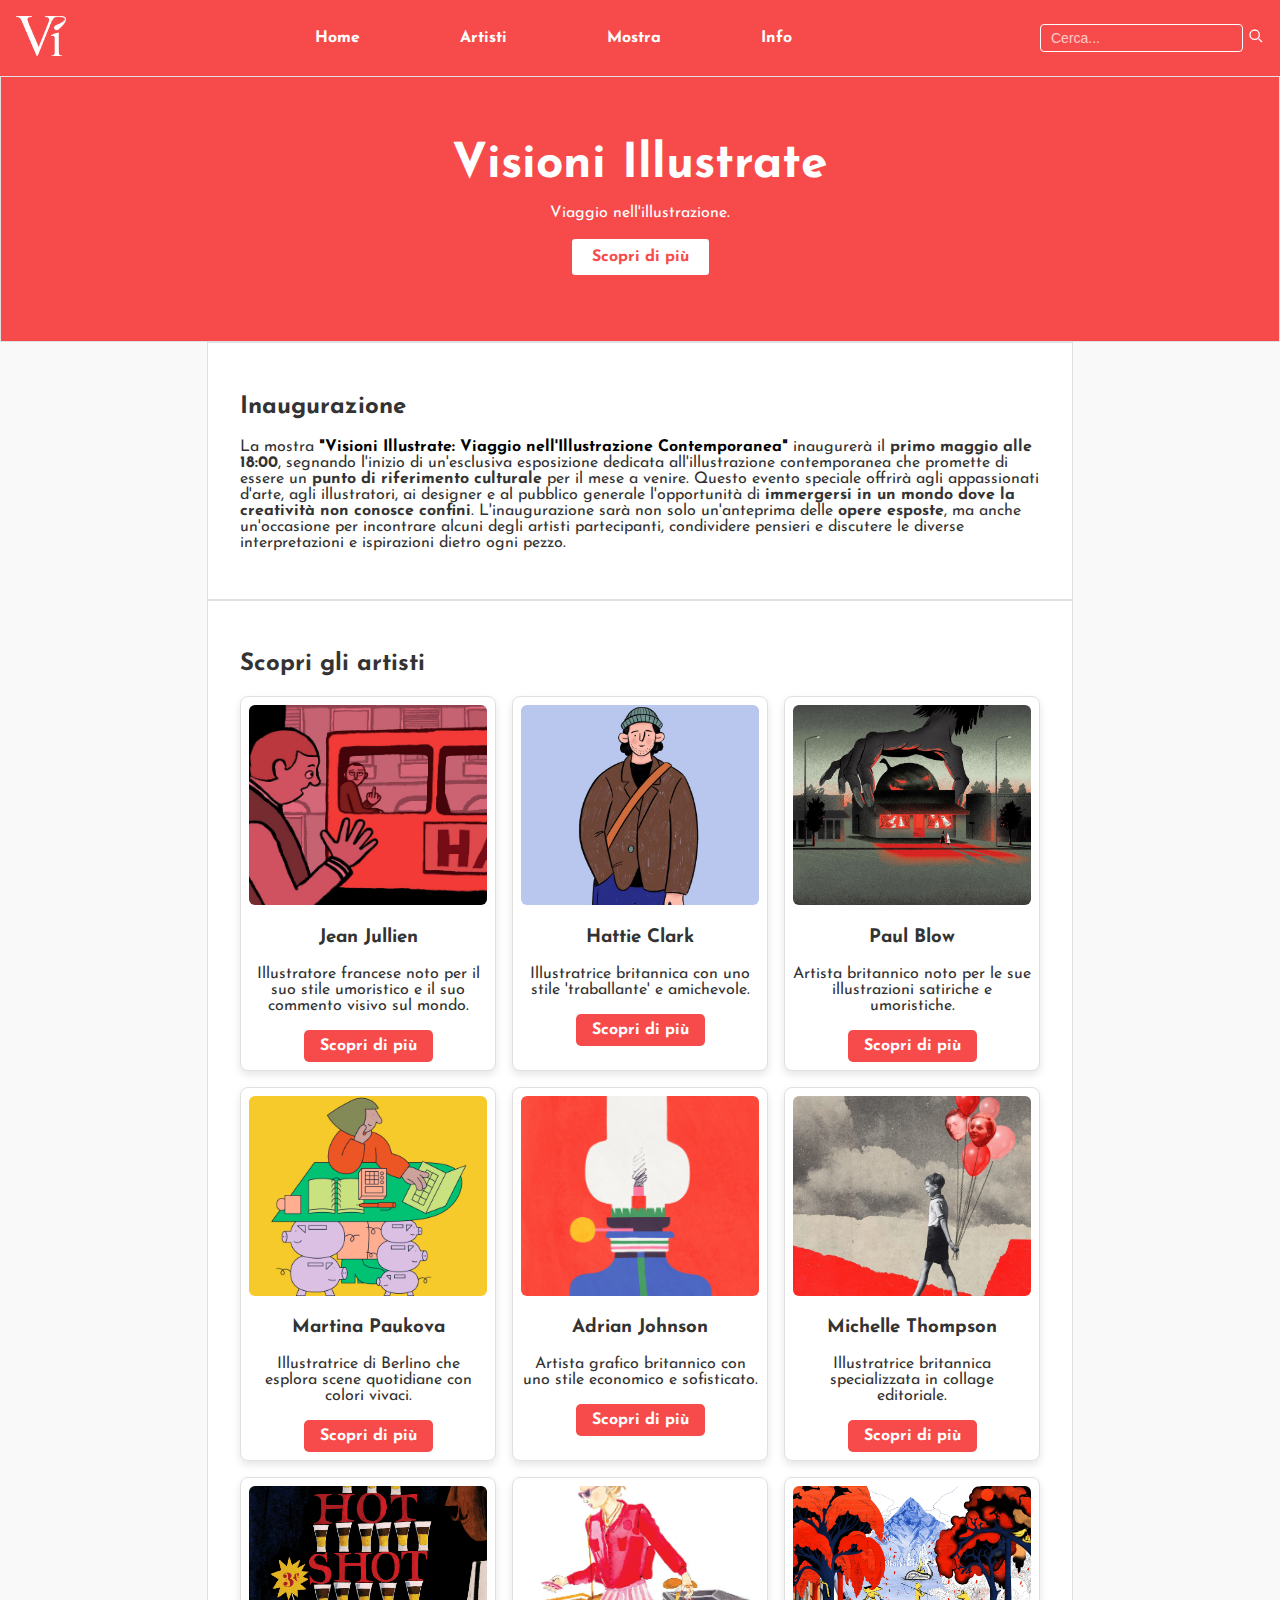
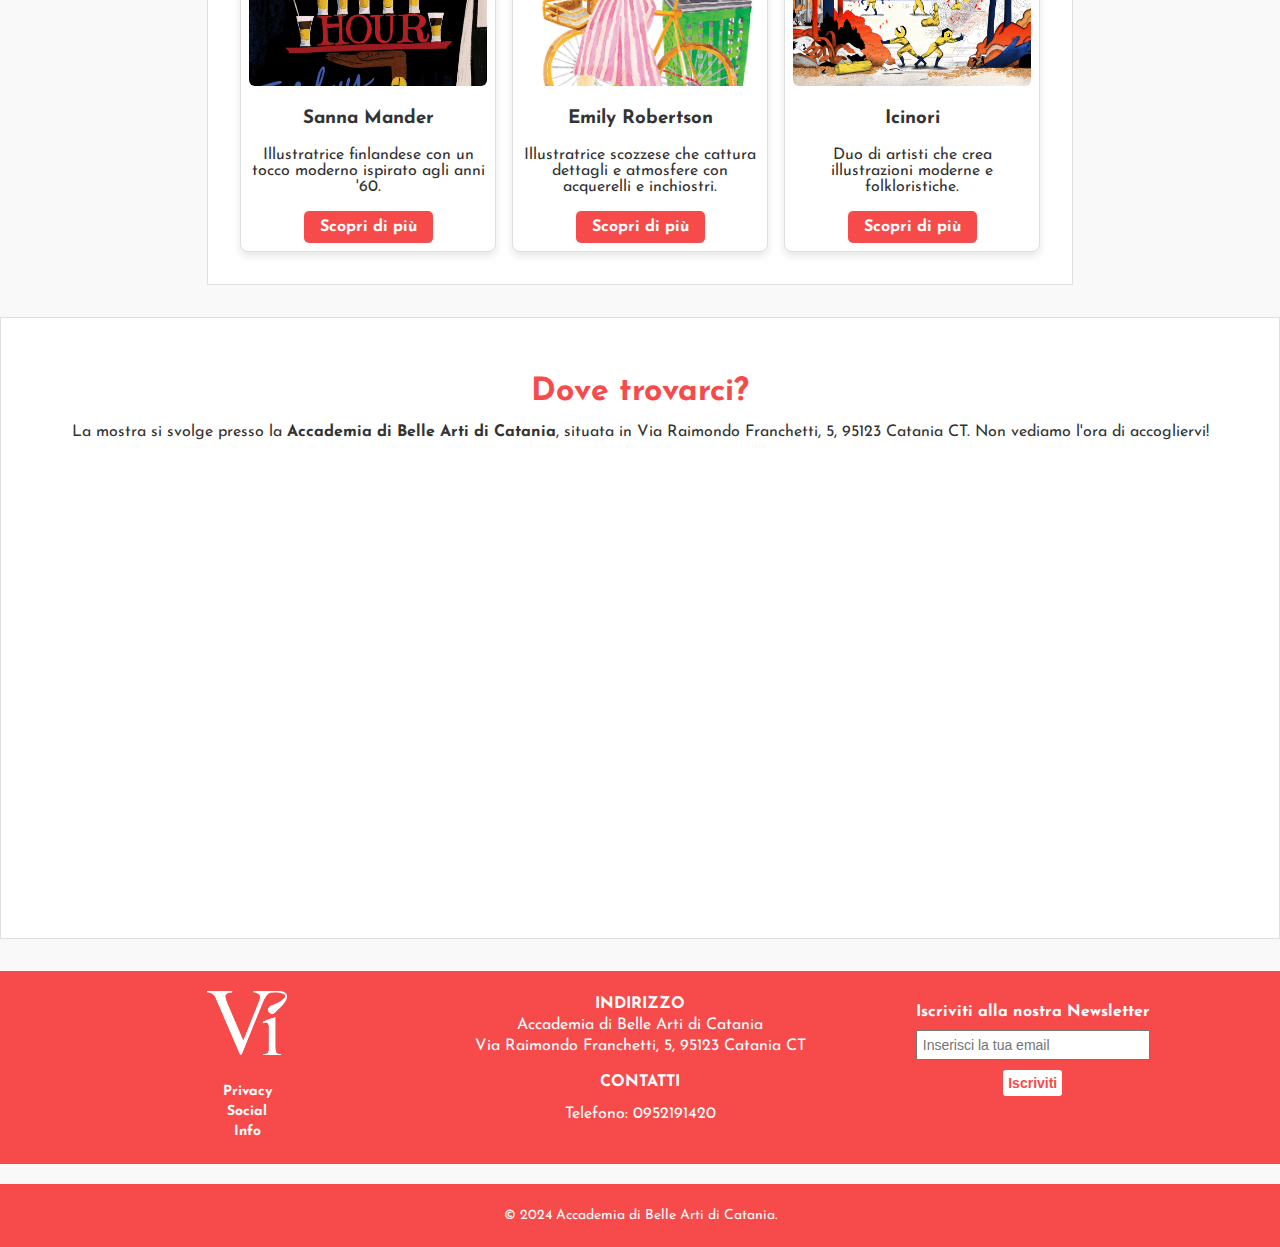
<file: index.html>
<!DOCTYPE html>
<html lang="it">
<head>
  <meta charset="UTF-8">
  <meta name="viewport" content="width=device-width, initial-scale=1.0">
  <link rel="stylesheet" href="css/styles.css">
  <link rel="stylesheet" href="https://fonts.googleapis.com/css2?family=Josefin+Sans:wght@300;400;700&display=swap">
  <title>Visioni Illustrate</title>
</head>
<body>
  <header>
    <nav>
      <div class="navbar-brand">
        <a href="index.html">
          <img src="img/logo.png" alt="Logo" class="logo">
        </a>
      </div>
      <ul>
        <li><a href="index.html">Home</a></li>
        <li><a href="artisti.html">Artisti</a></li>
        <li><a href="mostra.html">Mostra</a></li>
        <li><a href="info.html">Info</a></li>
      </ul>
      <div class="search-bar">
        <input type="text" placeholder="Cerca...">
        <button type="button" class="search-icon">
          <svg width="16" height="16" viewBox="0 0 24 24" fill="none" xmlns="http://www.w3.org/2000/svg">
            <circle cx="10" cy="10" r="7" stroke="#FFFFFF" stroke-width="2"/>
            <line x1="16" y1="16" x2="21" y2="21" stroke="#FFFFFF" stroke-width="2"/>
          </svg>
        </button>
      </div>
    </nav>
  </header>

  <section class="hero">
    <div class="hero-info">
      <h1>Visioni Illustrate</h1>
      <p>Viaggio nell'illustrazione.</p>
      <a href="mostra.html" class="btn-primary">Scopri di più</a>
    </div>
  </section>

  <section class="about">
    <h2>Inaugurazione</h2>
    <p>
      La mostra <a href="mostra.html"><b>"Visioni Illustrate: Viaggio nell'Illustrazione Contemporanea"</b></a> inaugurerà il <b>primo maggio alle 18:00</b>, segnando l'inizio di un'esclusiva esposizione dedicata all'illustrazione contemporanea che promette di essere un <b>punto di riferimento culturale</b> per il mese a venire. Questo evento speciale offrirà agli appassionati d'arte, agli illustratori, ai designer e al pubblico generale l'opportunità di <b>immergersi in un mondo dove la creatività non conosce confini</b>. L'inaugurazione sarà non solo un'anteprima delle <b>opere esposte</b>, ma anche un'occasione per incontrare alcuni degli artisti partecipanti, condividere pensieri e discutere le diverse interpretazioni e ispirazioni dietro ogni pezzo.
    </p>
  </section>

    <section class="featured-artists">
      <h2>Scopri gli artisti</h2>
      <div class="artist-grid">
          <div class="artist-card">
              <img src="img/jean-jullien.jpg" alt="Jean Jullien">
              <h3>Jean Jullien</h3>
              <p>Illustratore francese noto per il suo stile umoristico e il suo commento visivo sul mondo.</p>
              <a href="artisti.html#jean-jullien" class="btn-secondary">Scopri di più</a>
          </div>
          <div class="artist-card">
              <img src="img/hattie-clark.jpg" alt="Hattie Clark">
              <h3>Hattie Clark</h3>
              <p>Illustratrice britannica con uno stile 'traballante' e amichevole.</p>
              <a href="artisti.html#hattie-clark" class="btn-secondary">Scopri di più</a>
          </div>
          <div class="artist-card">
              <img src="img/paul-blow.jpg" alt="Paul Blow">
              <h3>Paul Blow</h3>
              <p>Artista britannico noto per le sue illustrazioni satiriche e umoristiche.</p>
              <a href="artisti.html#paul-blow" class="btn-secondary">Scopri di più</a>
          </div>
          <div class="artist-card">
              <img src="img/martina-paukova.jpg" alt="Martina Paukova">
              <h3>Martina Paukova</h3>
              <p>Illustratrice di Berlino che esplora scene quotidiane con colori vivaci.</p>
              <a href="artisti.html#martina-paukova" class="btn-secondary">Scopri di più</a>
          </div>
          <div class="artist-card">
              <img src="img/adrian-johnson.jpg" alt="Adrian Johnson">
              <h3>Adrian Johnson</h3>
              <p>Artista grafico britannico con uno stile economico e sofisticato.</p>
              <a href="artisti.html#adrian-johnson" class="btn-secondary">Scopri di più</a>
          </div>
          <div class="artist-card">
              <img src="img/michelle-thompson.jpg" alt="Michelle Thompson">
              <h3>Michelle Thompson</h3>
              <p>Illustratrice britannica specializzata in collage editoriale.</p>
              <a href="artisti.html#michelle-thompson" class="btn-secondary">Scopri di più</a>
          </div>
          <div class="artist-card">
              <img src="img/sanna-mander.jpg" alt="Sanna Mander">
              <h3>Sanna Mander</h3>
              <p>Illustratrice finlandese con un tocco moderno ispirato agli anni '60.</p>
              <a href="artisti.html#sanna-mander" class="btn-secondary">Scopri di più</a>
          </div>
          <div class="artist-card">
              <img src="img/emily-robertson.jpg" alt="Emily Robertson">
              <h3>Emily Robertson</h3>
              <p>Illustratrice scozzese che cattura dettagli e atmosfere con acquerelli e inchiostri.</p>
              <a href="artisti.html#emily-robertson" class="btn-secondary">Scopri di più</a>
          </div>
          <div class="artist-card">
              <img src="img/icinori.jpg" alt="Icinori">
              <h3>Icinori</h3>
              <p>Duo di artisti che crea illustrazioni moderne e folkloristiche.</p>
              <a href="artisti.html#icinori" class="btn-secondary">Scopri di più</a>
          </div>
      </div>
  </section>

<section class="where-to-find-us">
  <a href="info.html"><h2>Dove trovarci?</h2></a>
  <p>
    La mostra si svolge presso la <b>Accademia di Belle Arti di Catania</b>, situata in Via Raimondo Franchetti, 5, 95123 Catania CT. 
    Non vediamo l'ora di accogliervi!
  </p>
  <div class="map-container">
    <iframe 
      src="https://www.google.com/maps/embed?pb=!1m18!1m12!1m3!1d8322.83400724113!2d15.109941334693575!3d37.51156498495424!2m3!1f0!2f0!3f0!3m2!1i1024!2i768!4f13.1!3m3!1m2!1s0x1311b38c5d92d6a7%3A0x8729b67616fdbe09!2sAccademia%20di%20Belle%20Arti%20di%20Catania!5e0!3m2!1sit!2sit!4v1681447372994!5m2!1sit!2sit" 
      width="600" 
      height="450" 
      style="border:0;" 
      allowfullscreen="" 
      loading="lazy" 
      referrerpolicy="no-referrer-when-downgrade">
    </iframe>
  </div>
</section>

    <footer>
          <div class="footer-content">
            <div class="footer-left">
              <div class="footer-logo">
                <a href="index.html">
                  <img src="img/logo.png" alt="Logo">
                </a>
              </div>
              <div class="footer-links">
                <a href="">Privacy</a>
                <a href="">Social</a>
                <a href="info.html">Info</a>
              </div>
            </div>

            <div class="footer-center">
              <div class="footer-address">
                <p><b>INDIRIZZO</b></p>
                <p>Accademia di Belle Arti di Catania</p>
                <p>Via Raimondo Franchetti, 5, 95123 Catania CT</p>
              </div>
              <div class="footer-contacts">
                <p><b>CONTATTI</b></p>
                <p>Telefono: 0952191420</p>
              </div>
            </div>
        
            <div class="footer-right">
              <div class="footer-newsletter">
                <h2>Iscriviti alla nostra Newsletter</h2>
                <form action="path_to_your_newsletter_subscription_script" method="POST" class="newsletter-form">
                  <input type="email" name="email" placeholder="Inserisci la tua email" required>
                  <button type="submit" class="btn-secondary">Iscriviti</button>
                </form>
              </div>
            </div>
          </div>
          <div class="footer-bottom">
            <p>&copy; 2024 Accademia di Belle Arti di Catania.</p>
          </div>
        </footer>
</file>
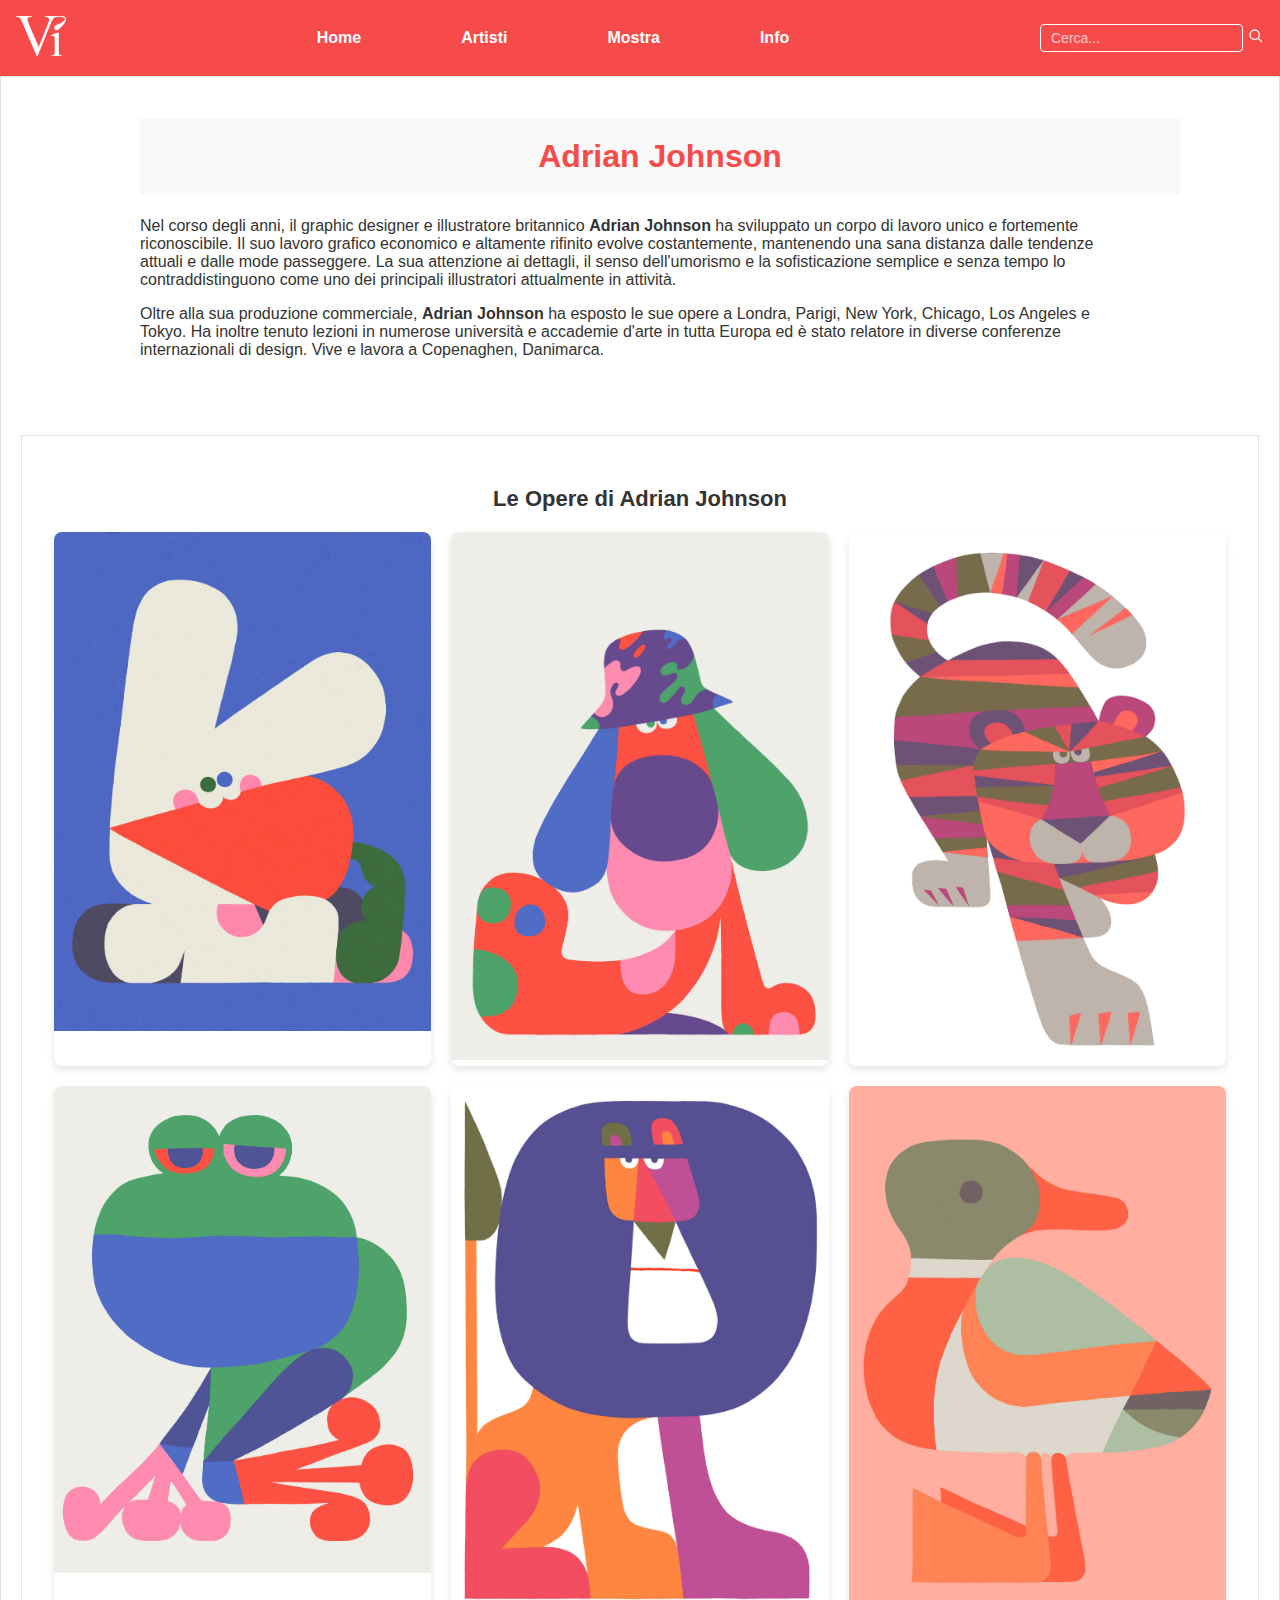
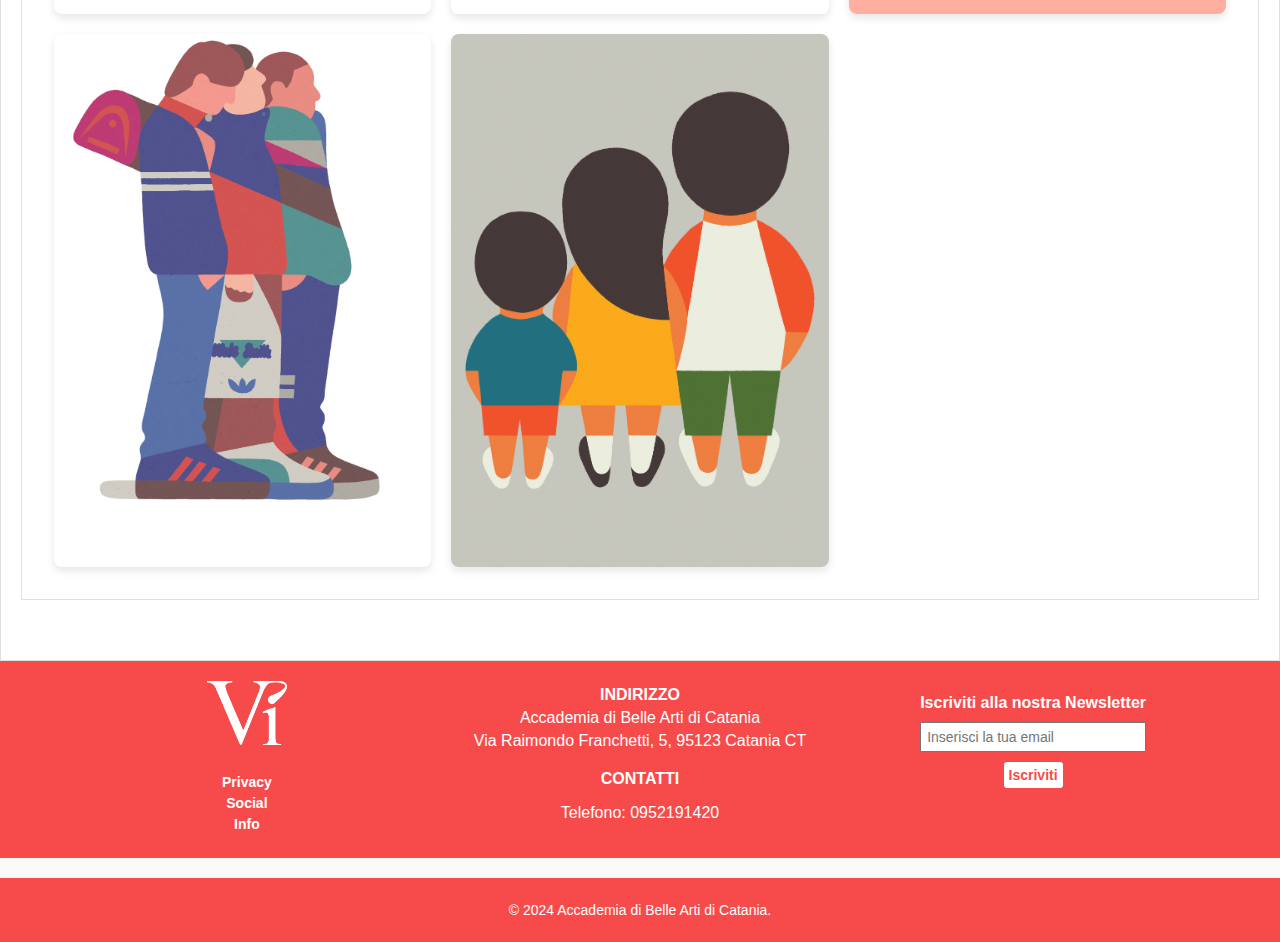
<file: adrian-johnson.html>
<!DOCTYPE html>
<html lang="it">

<head>
    <meta charset="UTF-8">
    <meta name="viewport" content="width=device-width, initial-scale=1.0">
    <link rel="stylesheet" href="css/styles.css">
    <title>Adrian Johnson - Visioni Illustrate</title>
</head>

<body>
    <header>
        <nav>
            <div class="navbar-brand">
                <a href="index.html">
                    <img src="img/logo.png" alt="Logo" class="logo">
                </a>
            </div>
            <ul>
                <li><a href="index.html">Home</a></li>
                <li><a href="artisti.html">Artisti</a></li>
                <li><a href="mostra.html">Mostra</a></li>
                <li><a href="info.html">Info</a></li>
            </ul>
            <div class="search-bar">
                <input type="text" placeholder="Cerca...">
                <button type="button" class="search-icon">
                    <svg width="16" height="16" viewBox="0 0 24 24" fill="none" xmlns="http://www.w3.org/2000/svg">
                        <circle cx="10" cy="10" r="7" stroke="#FFFFFF" stroke-width="2"/>
                        <line x1="16" y1="16" x2="21" y2="21" stroke="#FFFFFF" stroke-width="2"/>
                    </svg>
                </button>
            </div>
        </nav>
    </header>

    <main>
        <section class="artist-detail">
            <div class="artist-info">
                <div class="artist-bio">
                    <h1>Adrian Johnson</h1>
                    <p>Nel corso degli anni, il graphic designer e illustratore britannico <b>Adrian Johnson</b> ha sviluppato un corpo di lavoro unico e fortemente riconoscibile. Il suo lavoro grafico economico e altamente rifinito evolve costantemente, mantenendo una sana distanza dalle tendenze attuali e dalle mode passeggere. La sua attenzione ai dettagli, il senso dell'umorismo e la sofisticazione semplice e senza tempo lo contraddistinguono come uno dei principali illustratori attualmente in attività.</p>

<p>Oltre alla sua produzione commerciale, <b>Adrian Johnson</b> ha esposto le sue opere a Londra, Parigi, New York, Chicago, Los Angeles e Tokyo. Ha inoltre tenuto lezioni in numerose università e accademie d'arte in tutta Europa ed è stato relatore in diverse conferenze internazionali di design. Vive e lavora a Copenaghen, Danimarca.</p>

                </div>

                <section class="artist-works">
                    <h2>Le Opere di Adrian Johnson</h2>
                    <div class="works-grid">
                        <div class="work-item">
                            <img src="img/AP_Adrian_Johnson_CARROT_2x-scaled.jpg" alt="Opere di Adrian Johnson">
                        </div>
                        <div class="work-item">
                            <img src="img/AP_Adrian_Johnson_DAWG_2x-scaled.jpg" alt="Opere di Adrian Johnson">
                        </div>
                        <div class="work-item">
                            <img src="img/AP_Adrian_Johnson_EASY_TIGER_2x-scaled.jpg" alt="Opere di Adrian Johnson">
                        </div>
                        <div class="work-item">
                            <img src="img/AP_Adrian_Johnson_FRAWG_2x-scaled.jpg" alt="Opere di Adrian Johnson">
                        </div>
                        <div class="work-item">
                            <img src="img/AP_Adrian_Johnson_LOCKDOWN_LION_2x-scaled.jpg" alt="Opere di Adrian Johnson">
                        </div>
                        <div class="work-item">
                            <img src="img/AP_Adrian_Johnson_QUACK_2x-scaled.jpg" alt="Opere di Adrian Johnson">
                        </div>
                        <div class="work-item">
                            <img src="img/AP_Adrian_Johnson_SCALLIES_2x.jpg" alt="Opere di Adrian Johnson">
                        </div>
                        <div class="work-item">
                            <img src="img/AP_Adrian_Johnson_SML_2x-scaled.jpg" alt="Opere di Adrian Johnson">
                        </div>
                    </div>
                </section>
            </div>
        </section>
    </main>

    <footer>
        <div class="footer-content">
        
            <div class="footer-left">
                <div class="footer-logo">
                    <a href="index.html">
                        <img src="img/logo.png" alt="Logo">
                    </a>
                </div>
                <div class="footer-links">
                    <a href="">Privacy</a>
                    <a href="">Social</a>
                    <a href="info.html">Info</a>
                </div>
            </div>

            <div class="footer-center">
                <div class="footer-address">
                    <p><b>INDIRIZZO</b></p>
                    <p>Accademia di Belle Arti di Catania</p>
                    <p>Via Raimondo Franchetti, 5, 95123 Catania CT</p>
                </div>
                <div class="footer-contacts">
                    <p><b>CONTATTI</b></p>
                    <p>Telefono: 0952191420</p>
                </div>
            </div>

            <div class="footer-right">
                <div class="footer-newsletter">
                    <h2>Iscriviti alla nostra Newsletter</h2>
                    <form action="path_to_your_newsletter_subscription_script" method="POST" class="newsletter-form">
                        <input type="email" name="email" placeholder="Inserisci la tua email" required>
                        <button type="submit" class="btn-secondary">Iscriviti</button>
                    </form>
                </div>
            </div>
        </div>
        <div class="footer-bottom">
            <p>&copy; 2024 Accademia di Belle Arti di Catania.</p>
        </div>
    </footer>
</body>

</html>
</file>
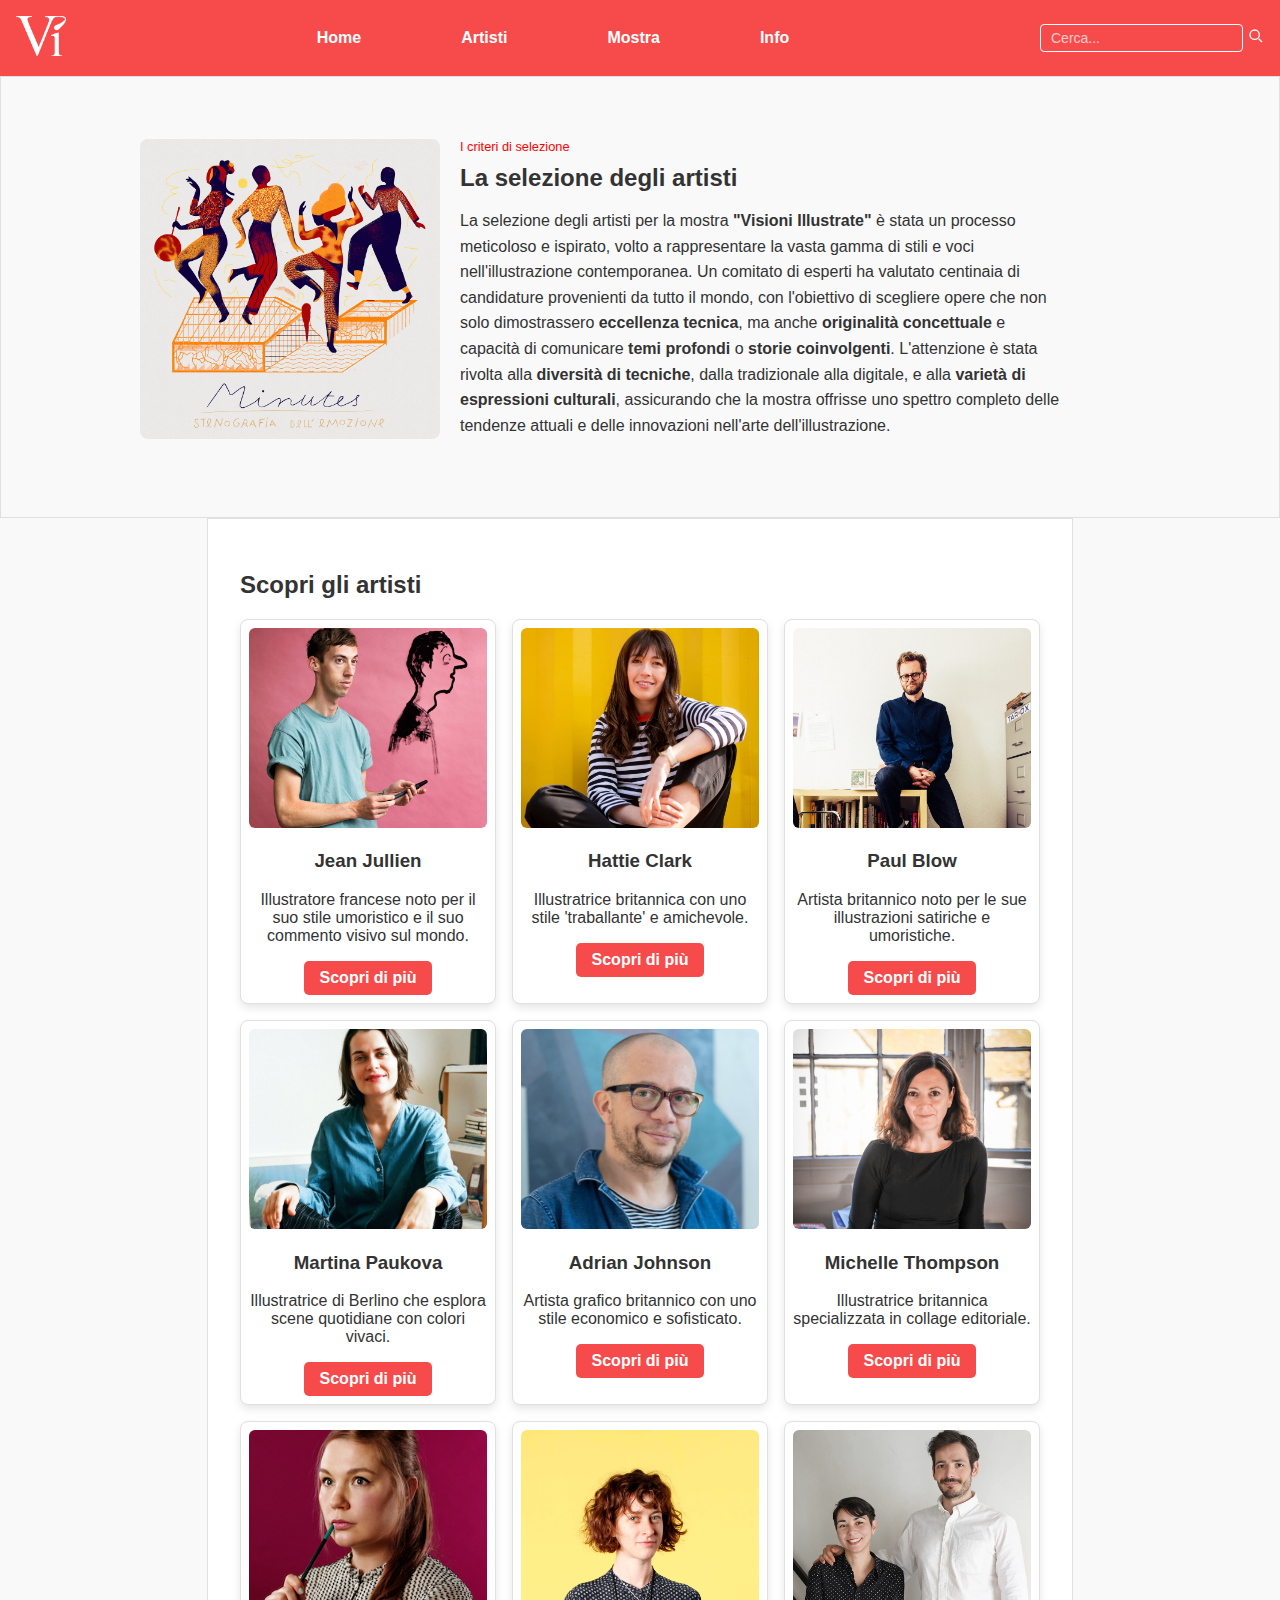
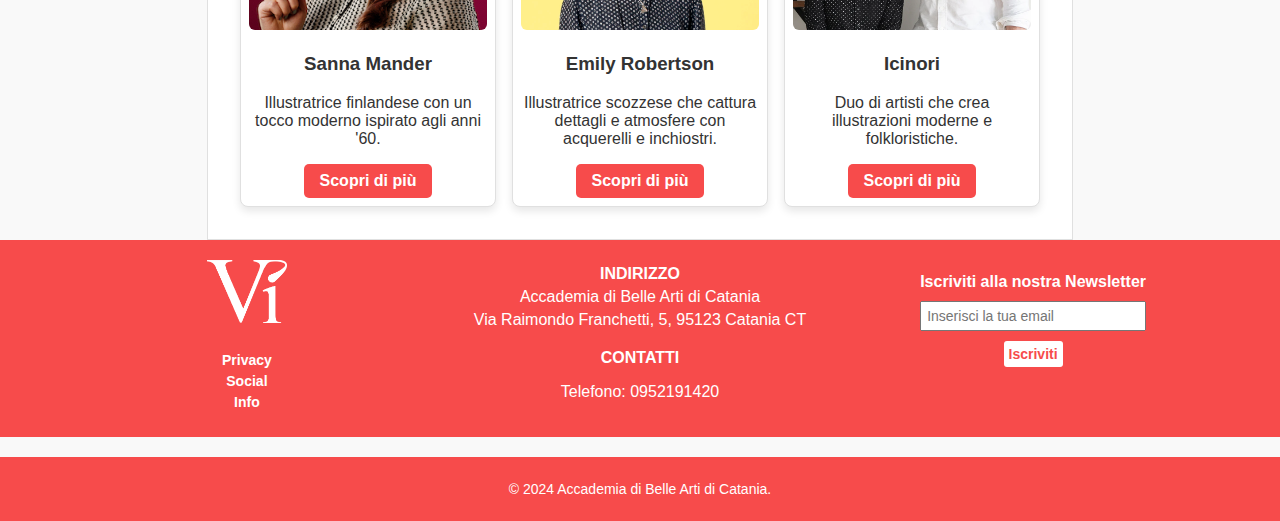
<file: artisti.html>
<!DOCTYPE html>
<html lang="it">

<head>
    <meta charset="UTF-8">
    <meta name="viewport" content="width=device-width, initial-scale=1.0">
    <link rel="stylesheet" href="css/styles.css">
    <title>Visioni Illustrate - Artisti</title>
</head>

<body>
    <header>
        <nav>
            <div class="navbar-brand">
                <a href="index.html">
                    <img src="img/logo.png" alt="Logo" class="logo">
                </a>
            </div>
            <ul>
                <li><a href="index.html">Home</a></li>
                <li><a href="artisti.html">Artisti</a></li>
                <li><a href="mostra.html">Mostra</a></li>
                <li><a href="info.html">Info</a></li>
            </ul>
            <div class="search-bar">
                <input type="text" placeholder="Cerca...">
                <button type="button" class="search-icon">
                    <svg width="16" height="16" viewBox="0 0 24 24" fill="none" xmlns="http://www.w3.org/2000/svg">
                        <circle cx="10" cy="10" r="7" stroke="#FFFFFF" stroke-width="2"/>
                        <line x1="16" y1="16" x2="21" y2="21" stroke="#FFFFFF" stroke-width="2"/>
                    </svg>
                </button>
            </div>
        </nav>
    </header>

    <section class="artist-selection">
        <div class="artist-selection-container">
            <img src="img/AP_Icinori_DEDAR_2x.jpg" alt="Immagine Selezione Artisti" class="artist-image">
            <div class="artist-description">
                <p class="subtitle">I criteri di selezione</p>
                <h2 class="title">La selezione degli artisti</h2>
                <p class="description">
                    La selezione degli artisti per la mostra <b>"Visioni Illustrate"</b> è stata un processo meticoloso e ispirato, volto a rappresentare la vasta gamma di stili e voci nell'illustrazione contemporanea. Un comitato di esperti ha valutato centinaia di candidature provenienti da tutto il mondo, con l'obiettivo di scegliere opere che non solo dimostrassero <b>eccellenza tecnica</b>, ma anche <b>originalità concettuale</b> e capacità di comunicare <b>temi profondi</b> o <b>storie coinvolgenti</b>. L'attenzione è stata rivolta alla <b>diversità di tecniche</b>, dalla tradizionale alla digitale, e alla <b>varietà di espressioni culturali</b>, assicurando che la mostra offrisse uno spettro completo delle tendenze attuali e delle innovazioni nell'arte dell'illustrazione.
                </p>
            </div>
        </div>
    </section>

    <main>
        <section class="featured-artists">
            <h2>Scopri gli artisti</h2>
            <div class="artist-grid">

                <div class="artist-card">
                    <img src="img/Jean-Jullien-.jpg" alt="Jean Jullien">
                    <h3>Jean Jullien</h3>
                    <p>Illustratore francese noto per il suo stile umoristico e il suo commento visivo sul mondo.</p>
                    <a href="jean-jullien.html" class="btn-secondary">Scopri di più</a>
                </div>

                <div class="artist-card">
                    <img src="img/Hattie-Clark-.jpg" alt="Hattie Clark">
                    <h3>Hattie Clark</h3>
                    <p>Illustratrice britannica con uno stile 'traballante' e amichevole.</p>
                    <a href="hattie-clark.html" class="btn-secondary">Scopri di più</a>
                </div>

                <div class="artist-card">
                    <img src="img/Paul-Blow-.jpg" alt="Paul Blow">
                    <h3>Paul Blow</h3>
                    <p>Artista britannico noto per le sue illustrazioni satiriche e umoristiche.</p>
                    <a href="paul-blow.html" class="btn-secondary">Scopri di più</a>
                </div>

                <div class="artist-card">
                    <img src="img/Martina-paukova-.jpg" alt="Martina Paukova">
                    <h3>Martina Paukova</h3>
                    <p>Illustratrice di Berlino che esplora scene quotidiane con colori vivaci.</p>
                    <a href="martina-paukova.html" class="btn-secondary">Scopri di più</a>
                </div>

                <div class="artist-card">
                    <img src="img/Adrian-Johnson-.jpg" alt="Adrian Johnson">
                    <h3>Adrian Johnson</h3>
                    <p>Artista grafico britannico con uno stile economico e sofisticato.</p>
                    <a href="adrian-johnson.html" class="btn-secondary">Scopri di più</a>
                </div>

                <div class="artist-card">
                    <img src="img/Michelle-Thompson-.jpg" alt="Michelle Thompson">
                    <h3>Michelle Thompson</h3>
                    <p>Illustratrice britannica specializzata in collage editoriale.</p>
                    <a href="michelle-thompson.html" class="btn-secondary">Scopri di più</a>
                </div>

                <div class="artist-card">
                    <img src="img/Sanna-Mander-.jpg" alt="Sanna Mander">
                    <h3>Sanna Mander</h3>
                    <p>Illustratrice finlandese con un tocco moderno ispirato agli anni '60.</p>
                    <a href="sanna-mander.html" class="btn-secondary">Scopri di più</a>
                </div>

                <div class="artist-card">
                    <img src="img/Emily_Robertson-.jpg" alt="Emily Robertson">
                    <h3>Emily Robertson</h3>
                    <p>Illustratrice scozzese che cattura dettagli e atmosfere con acquerelli e inchiostri.</p>
                    <a href="emily-robertson.html" class="btn-secondary">Scopri di più</a>
                </div>

                <div class="artist-card">
                    <img src="img/ICINOR_I.jpg" alt="Icinori">
                    <h3>Icinori</h3>
                    <p>Duo di artisti che crea illustrazioni moderne e folkloristiche.</p>
                    <a href="icinori.html" class="btn-secondary">Scopri di più</a>
                </div>
            </div>
        </section>
    </main>

    <footer>
        <div class="footer-content">

            <div class="footer-left">
                <div class="footer-logo">
                    <a href="index.html">
                        <img src="img/logo.png" alt="Logo">
                    </a>
                </div>
                <div class="footer-links">
                    <a href="">Privacy</a>
                    <a href="">Social</a>
                    <a href="info.html">Info</a>
                </div>
            </div>


            <div class="footer-center">
                <div class="footer-address">
                    <p><b>INDIRIZZO</b></p>
                    <p>Accademia di Belle Arti di Catania</p>
                    <p>Via Raimondo Franchetti, 5, 95123 Catania CT</p>
                </div>
                <div class="footer-contacts">
                    <p><b>CONTATTI</b></p>
                    <p>Telefono: 0952191420</p>
                </div>
            </div>


            <div class="footer-right">
                <div class="footer-newsletter">
                    <h2>Iscriviti alla nostra Newsletter</h2>
                    <form action="path_to_your_newsletter_subscription_script" method="POST" class="newsletter-form">
                        <input type="email" name="email" placeholder="Inserisci la tua email" required>
                        <button type="submit" class="btn-secondary">Iscriviti</button>
                    </form>
                </div>
            </div>
        </div>
        <div class="footer-bottom">
            <p>&copy; 2024 Accademia di Belle Arti di Catania.</p>
        </div>
    </footer>
</body>

</html>
</file>
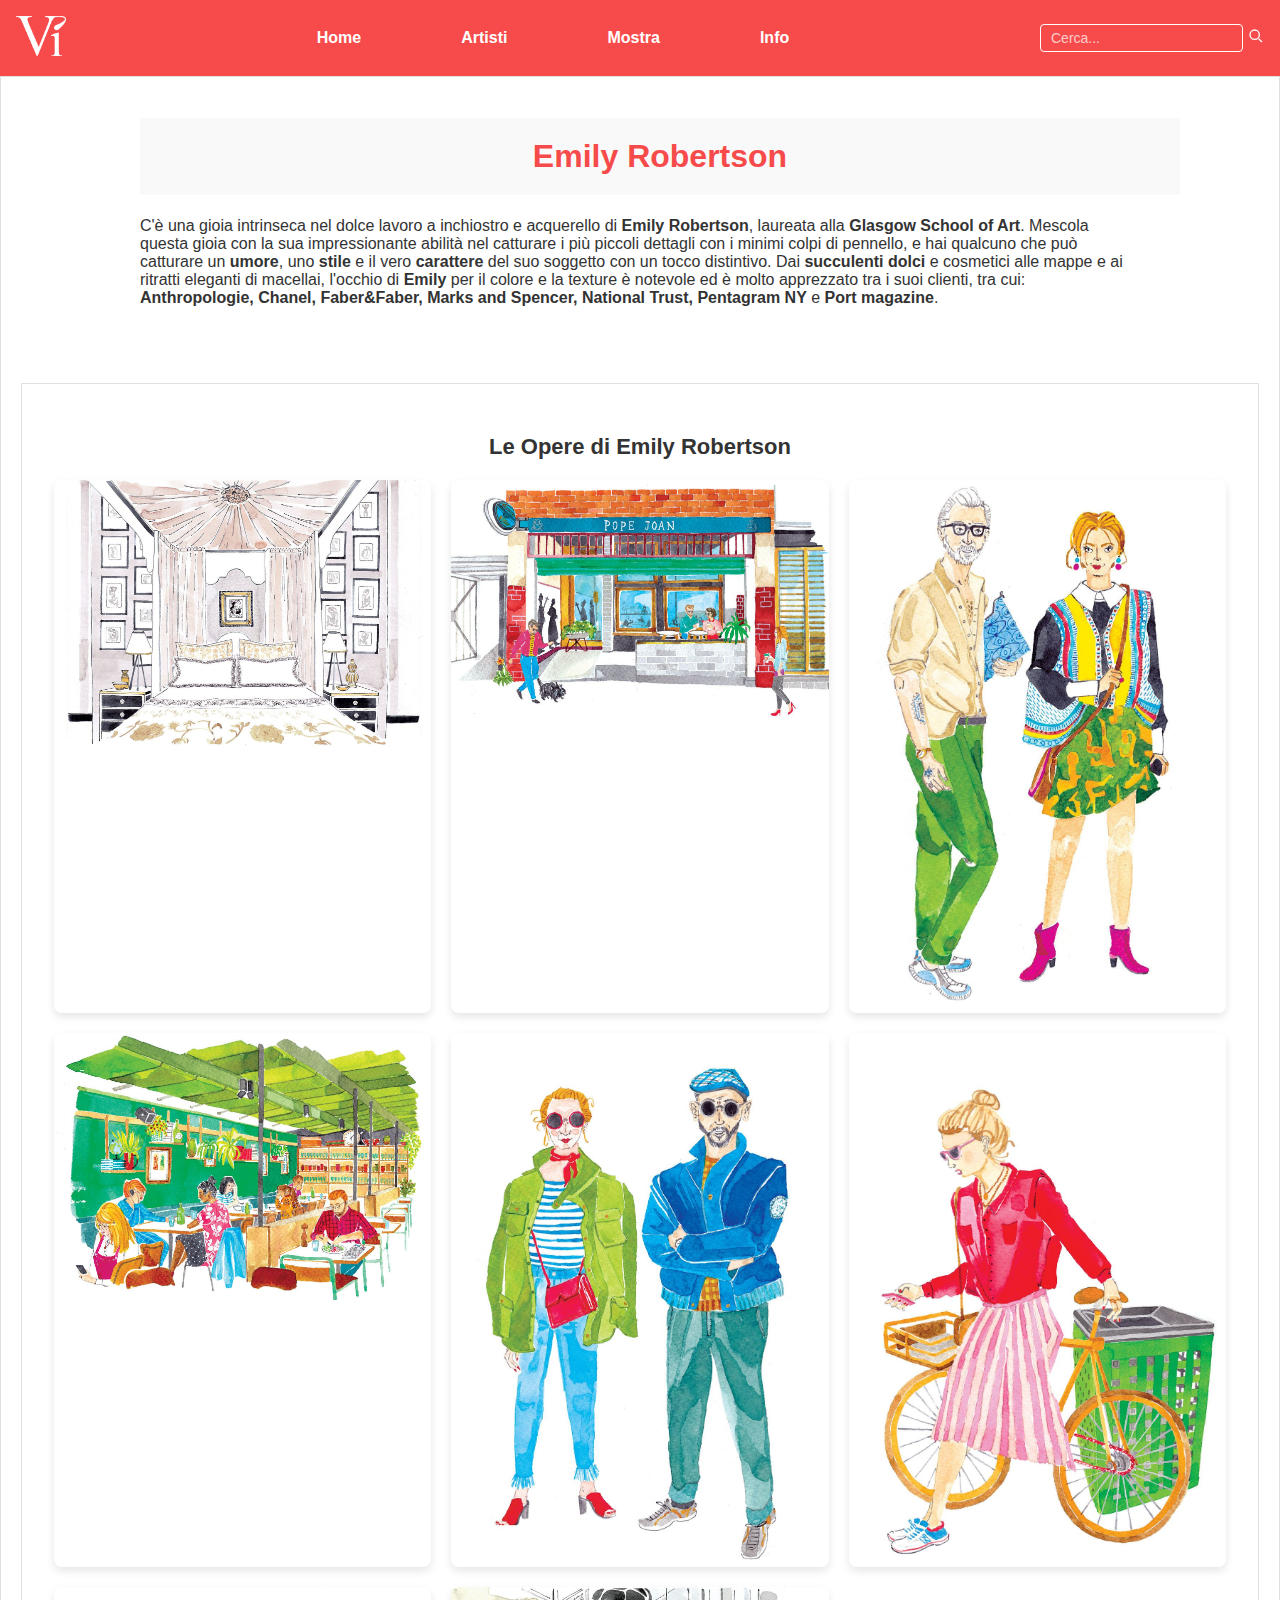
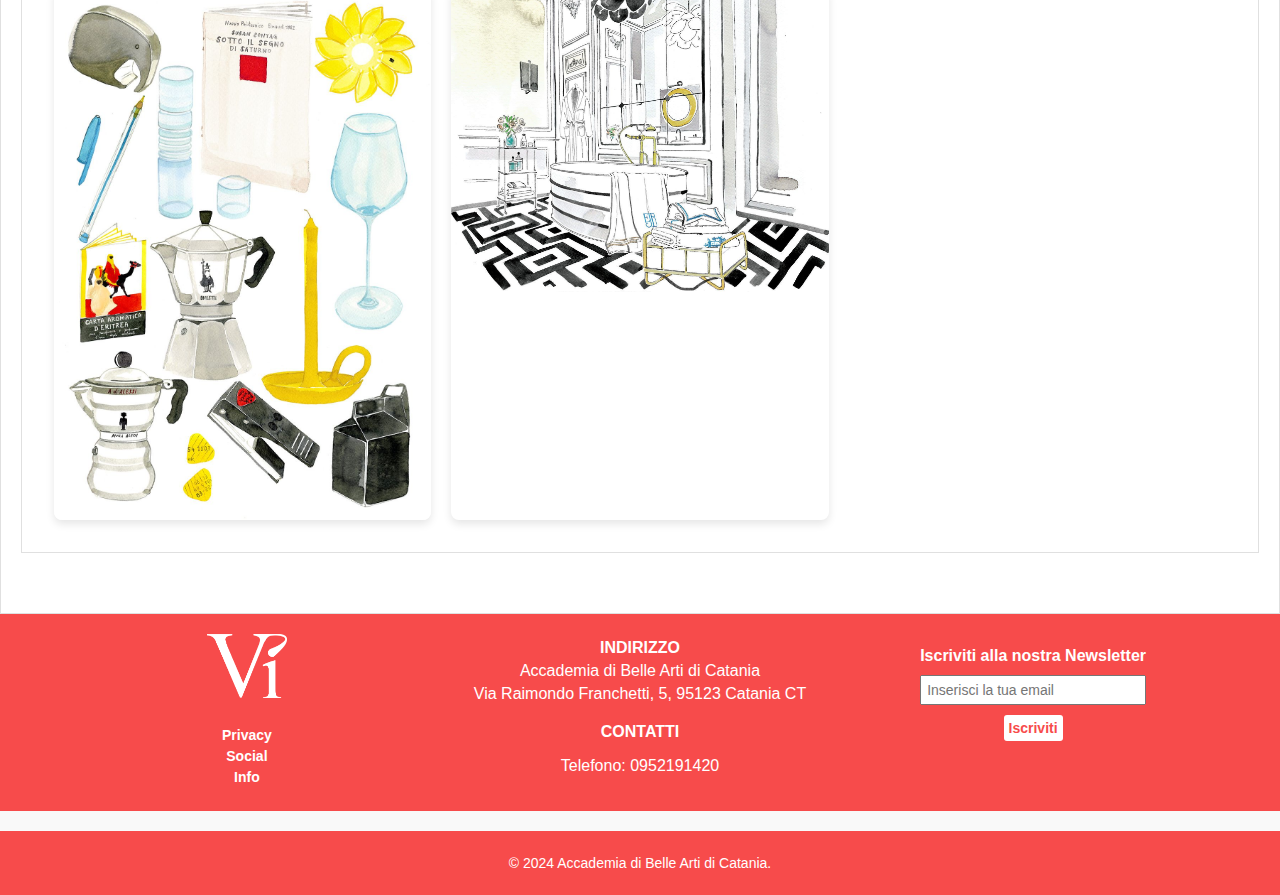
<file: emily-robertson.html>
<!DOCTYPE html>
<html lang="it">

<head>
    <meta charset="UTF-8">
    <meta name="viewport" content="width=device-width, initial-scale=1.0">
    <link rel="stylesheet" href="css/styles.css">
    <title>Emily Robertson - Visioni Illustrate</title>
</head>

<body>
    <header>
        <nav>
            <div class="navbar-brand">
                <a href="index.html">
                    <img src="img/logo.png" alt="Logo" class="logo">
                </a>
            </div>
            <ul>
                <li><a href="index.html">Home</a></li>
                <li><a href="artisti.html">Artisti</a></li>
                <li><a href="mostra.html">Mostra</a></li>
                <li><a href="info.html">Info</a></li>
            </ul>
            <div class="search-bar">
                <input type="text" placeholder="Cerca...">
                <button type="button" class="search-icon">
                    <svg width="16" height="16" viewBox="0 0 24 24" fill="none" xmlns="http://www.w3.org/2000/svg">
                        <circle cx="10" cy="10" r="7" stroke="#FFFFFF" stroke-width="2"/>
                        <line x1="16" y1="16" x2="21" y2="21" stroke="#FFFFFF" stroke-width="2"/>
                    </svg>
                </button>
            </div>
        </nav>
    </header>

    <main>
        <section class="artist-detail">
            <div class="artist-info">
                <div class="artist-bio">
                    <h1>Emily Robertson</h1>
                    <p>C'è una gioia intrinseca nel dolce lavoro a inchiostro e acquerello di <b>Emily Robertson</b>, laureata alla <b>Glasgow School of Art</b>. Mescola questa gioia con la sua impressionante abilità nel catturare i più piccoli dettagli con i minimi colpi di pennello, e hai qualcuno che può catturare un <b>umore</b>, uno <b>stile</b> e il vero <b>carattere</b> del suo soggetto con un tocco distintivo. Dai <b>succulenti dolci</b> e cosmetici alle mappe e ai ritratti eleganti di macellai, l'occhio di <b>Emily</b> per il colore e la texture è notevole ed è molto apprezzato tra i suoi clienti, tra cui: <b>Anthropologie, Chanel, Faber&Faber, Marks and Spencer, National Trust, Pentagram NY</b> e <b>Port magazine</b>.</p>
                 </div>

            <section class="artist-works">
                <h2>Le Opere di Emily Robertson</h2>
                <div class="works-grid">
                    <div class="work-item">
                        <img src="img/Handsome-Frank-Emily Robertson (10).jpg" alt="Opere di Emily Robertson">
                    </div>
                    <div class="work-item">
                        <img src="img/Handsome-Frank-Emily Robertson (9).jpg" alt="Opere di Emily Robertson">
                    </div>
                    <div class="work-item">
                        <img src="img/Handsome-Frank-Emily Robertson (8).jpg" alt="Opere di Emily Robertson">
                    </div>
                    <div class="work-item">
                        <img src="img/Handsome-Frank-Emily Robertson (6).jpg" alt="Opere di Emily Robertson">
                    </div>
                    <div class="work-item">
                        <img src="img/Handsome-Frank-Emily Robertson (7).jpg" alt="Opere di Emily Robertson">
                    </div>
                    <div class="work-item">
                        <img src="img/emily-robertson.jpg" alt="Opere di Emily Robertson">
                    </div>
                    <div class="work-item">
                        <img src="img/Handsome-Frank-Emily Robertson (2).jpg" alt="Opere di Emily Robertson">
                    </div>
                    <div class="work-item">
                        <img src="img/Handsome-Frank-Emily Robertson (1).jpg" alt="Opere di Emily Robertson">
                    </div>
                </div>
            </section>
        </section>
    </main>

    <footer>
        <div class="footer-content">
            <div class="footer-left">
                <div class="footer-logo">
                    <a href="index.html">
                        <img src="img/logo.png" alt="Logo">
                    </a>
                </div>
                <div class="footer-links">
                    <a href="">Privacy</a>
                    <a href="">Social</a>
                    <a href="info.html">Info</a>
                </div>
            </div>

            <div class="footer-center">
                <div class="footer-address">
                    <p><b>INDIRIZZO</b></p>
                    <p>Accademia di Belle Arti di Catania</p>
                    <p>Via Raimondo Franchetti, 5, 95123 Catania CT</p>
                </div>
                <div class="footer-contacts">
                    <p><b>CONTATTI</b></p>
                    <p>Telefono: 0952191420</p>
                </div>
            </div>

            <div class="footer-right">
                <div class="footer-newsletter">
                    <h2>Iscriviti alla nostra Newsletter</h2>
                    <form action="path_to_your_newsletter_subscription_script" method="POST" class="newsletter-form">
                        <input type="email" name="email" placeholder="Inserisci la tua email" required>
                        <button type="submit" class="btn-secondary">Iscriviti</button>
                    </form>
                </div>
            </div>
        </div>
        <div class="footer-bottom">
            <p>&copy; 2024 Accademia di Belle Arti di Catania.</p>
        </div>
    </footer>
</body>

</html>
</file>
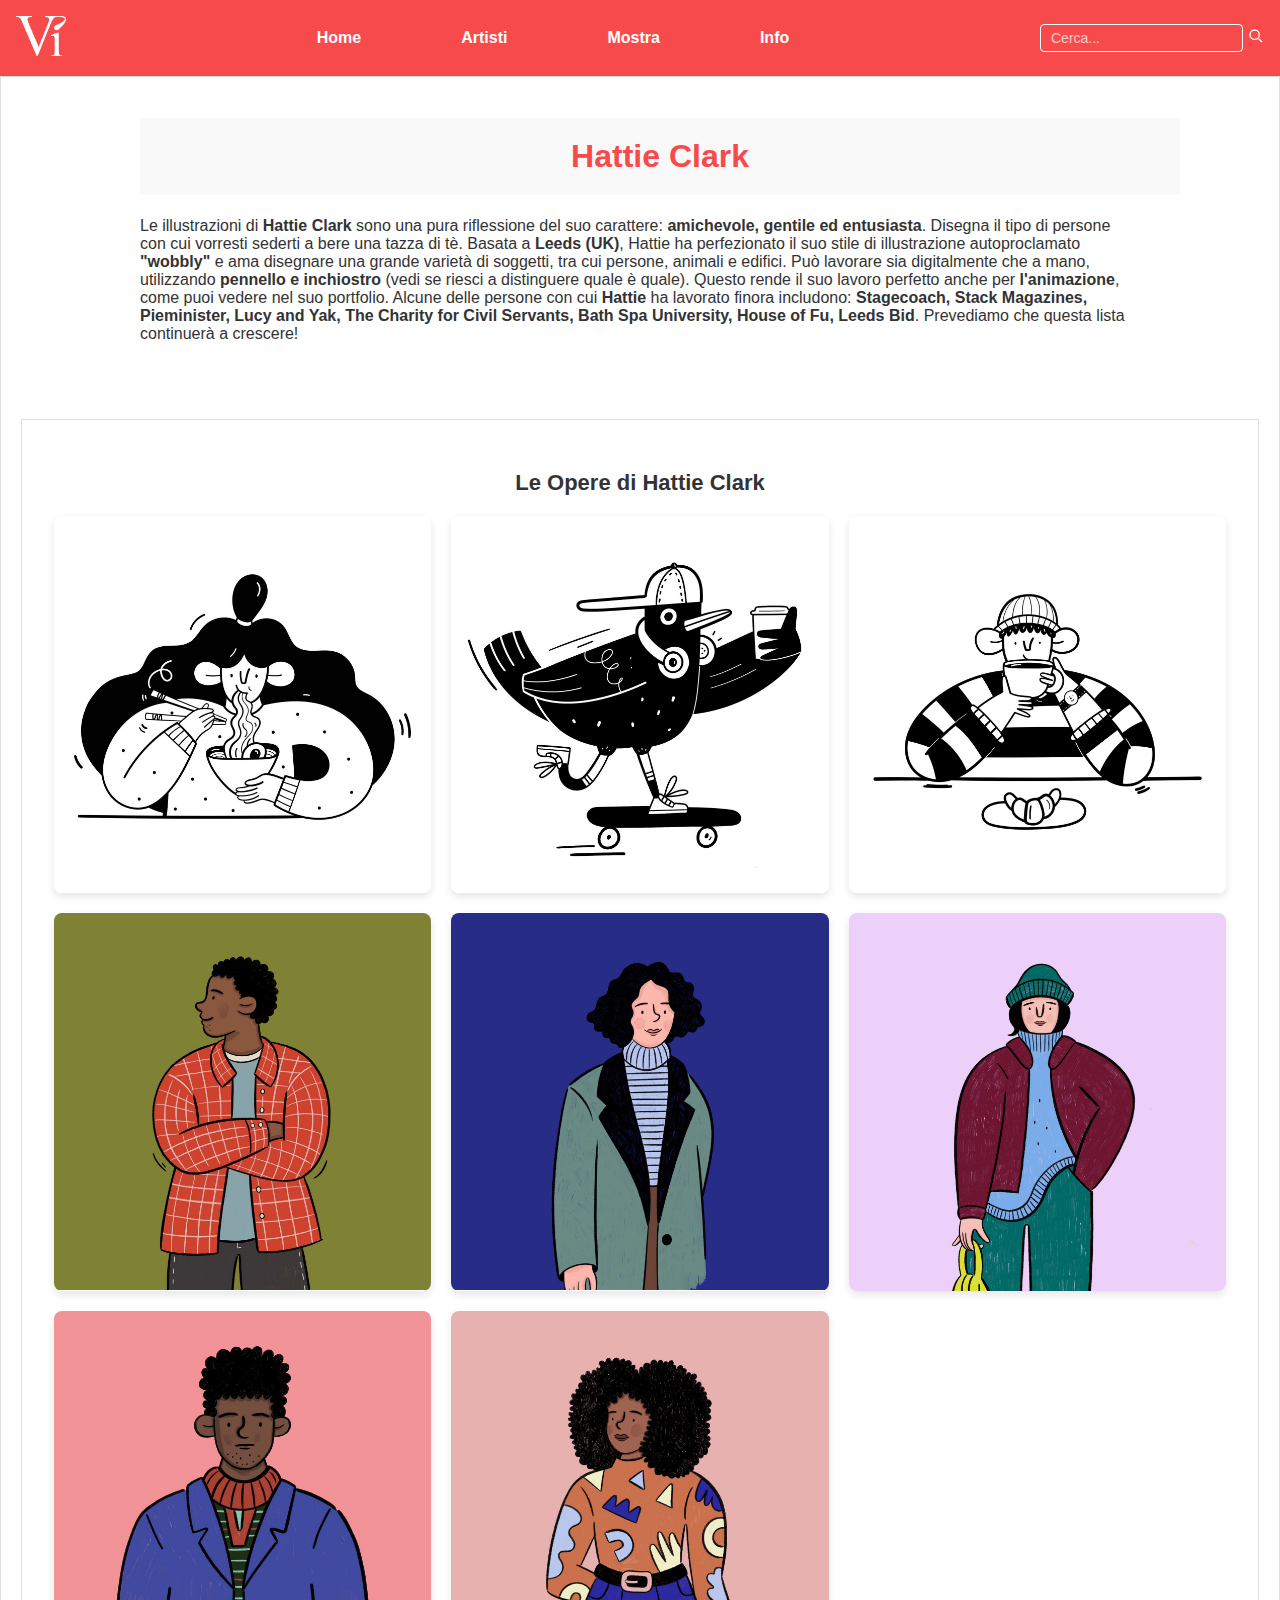
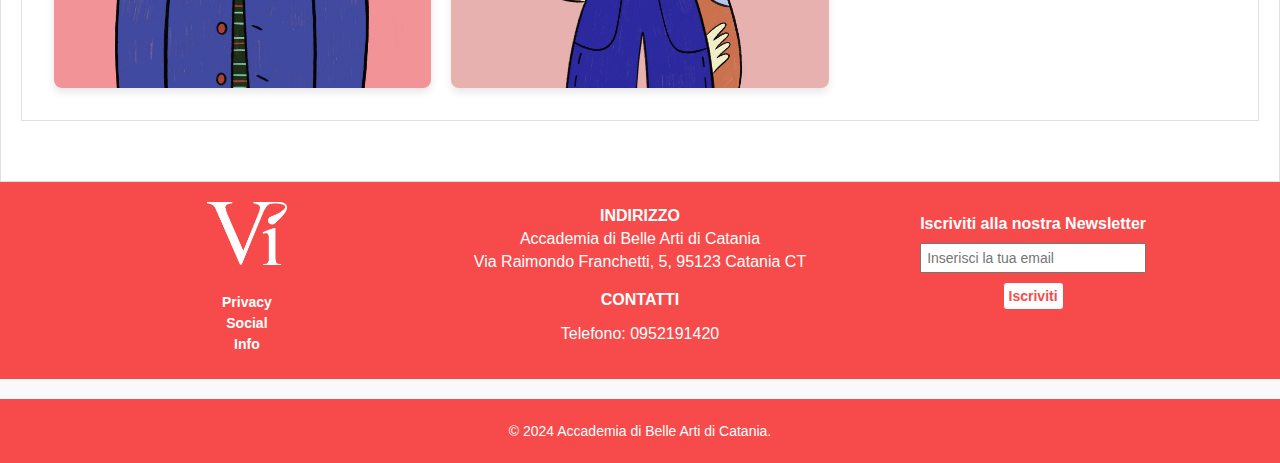
<file: hattie-clark.html>
<!DOCTYPE html>
<html lang="it">

<head>
    <meta charset="UTF-8">
    <meta name="viewport" content="width=device-width, initial-scale=1.0">
    <link rel="stylesheet" href="css/styles.css">
    <title>Hattie Clark - Visioni Illustrate</title>
</head>

<body>
    <header>
        <nav>
            <div class="navbar-brand">
                <a href="index.html">
                    <img src="img/logo.png" alt="Logo" class="logo">
                </a>
            </div>
            <ul>
                <li><a href="index.html">Home</a></li>
                <li><a href="artisti.html">Artisti</a></li>
                <li><a href="mostra.html">Mostra</a></li>
                <li><a href="info.html">Info</a></li>
            </ul>
            <div class="search-bar">
                <input type="text" placeholder="Cerca...">
                <button type="button" class="search-icon">
                    <svg width="16" height="16" viewBox="0 0 24 24" fill="none" xmlns="http://www.w3.org/2000/svg">
                        <circle cx="10" cy="10" r="7" stroke="#FFFFFF" stroke-width="2"/>
                        <line x1="16" y1="16" x2="21" y2="21" stroke="#FFFFFF" stroke-width="2"/>
                    </svg>
                </button>
            </div>
        </nav>
    </header>

    <main>
        <section class="artist-detail">
            <div class="artist-info">
                <div class="artist-bio">
                    <h1>Hattie Clark</h1>
                    <p>Le illustrazioni di <b>Hattie Clark</b> sono una pura riflessione del suo carattere: <b>amichevole, gentile ed entusiasta</b>. Disegna il tipo di persone con cui vorresti sederti a bere una tazza di tè. Basata a <b>Leeds (UK)</b>, Hattie ha perfezionato il suo stile di illustrazione autoproclamato <b>"wobbly"</b> e ama disegnare una grande varietà di soggetti, tra cui persone, animali e edifici. Può lavorare sia digitalmente che a mano, utilizzando <b>pennello e inchiostro</b> (vedi se riesci a distinguere quale è quale). Questo rende il suo lavoro perfetto anche per <b>l'animazione</b>, come puoi vedere nel suo portfolio. Alcune delle persone con cui <b>Hattie</b> ha lavorato finora includono: <b>Stagecoach, Stack Magazines, Pieminister, Lucy and Yak, The Charity for Civil Servants, Bath Spa University, House of Fu, Leeds Bid</b>. Prevediamo che questa lista continuerà a crescere!</p>
                    
                </div>

            <section class="artist-works">
                <h2>Le Opere di Hattie Clark</h2>
                <div class="works-grid">
                    <div class="work-item">
                        <img src="img/Handsome-Frank-Hattie Clark (8).jpg" alt="Opere di Hattie Clark">
                    </div>
                    <div class="work-item">
                        <img src="img/Handsome-Frank-Hattie Clark (6).jpg" alt="Opere di Hattie Clark">
                    </div>
                    <div class="work-item">
                        <img src="img/Handsome-Frank-Hattie Clark (7).jpg" alt="Opere di Hattie Clark">
                    </div>
                    <div class="work-item">
                        <img src="img/Handsome-Frank-Hattie Clark (5).jpg" alt="Opere di Hattie Clark">
                    </div>
                    <div class="work-item">
                        <img src="img/Handsome-Frank-Hattie Clark (4).jpg" alt="Opere di Hattie Clark">
                    </div>
                    <div class="work-item">
                        <img src="img/Handsome-Frank-Hattie Clark (2).jpg" alt="Opere di Hattie Clark">
                    </div>
                    <div class="work-item">
                        <img src="img/Handsome-Frank-Hattie Clark (3).jpg" alt="Opere di Hattie Clark">
                    </div>
                    <div class="work-item">
                        <img src="img/Handsome-Frank-Hattie Clark.jpg" alt="Opere di Hattie Clark">
                    </div>
                </div>
            </section>
        </section>
    </main>

    <footer>
        <div class="footer-content">
        
            <div class="footer-left">
                <div class="footer-logo">
                    <a href="index.html">
                        <img src="img/logo.png" alt="Logo">
                    </a>
                </div>
                <div class="footer-links">
                    <a href="">Privacy</a>
                    <a href="">Social</a>
                    <a href="info.html">Info</a>
                </div>
            </div>

            <div class="footer-center">
                <div class="footer-address">
                    <p><b>INDIRIZZO</b></p>
                    <p>Accademia di Belle Arti di Catania</p>
                    <p>Via Raimondo Franchetti, 5, 95123 Catania CT</p>
                </div>
                <div class="footer-contacts">
                    <p><b>CONTATTI</b></p>
                    <p>Telefono: 0952191420</p>
                </div>
            </div>

            <div class="footer-right">
                <div class="footer-newsletter">
                    <h2>Iscriviti alla nostra Newsletter</h2>
                    <form action="path_to_your_newsletter_subscription_script" method="POST" class="newsletter-form">
                        <input type="email" name="email" placeholder="Inserisci la tua email" required>
                        <button type="submit" class="btn-secondary">Iscriviti</button>
                    </form>
                </div>
            </div>
        </div>
        <div class="footer-bottom">
            <p>&copy; 2024 Accademia di Belle Arti di Catania.</p>
        </div>
    </footer>
</body>

</html>
</file>
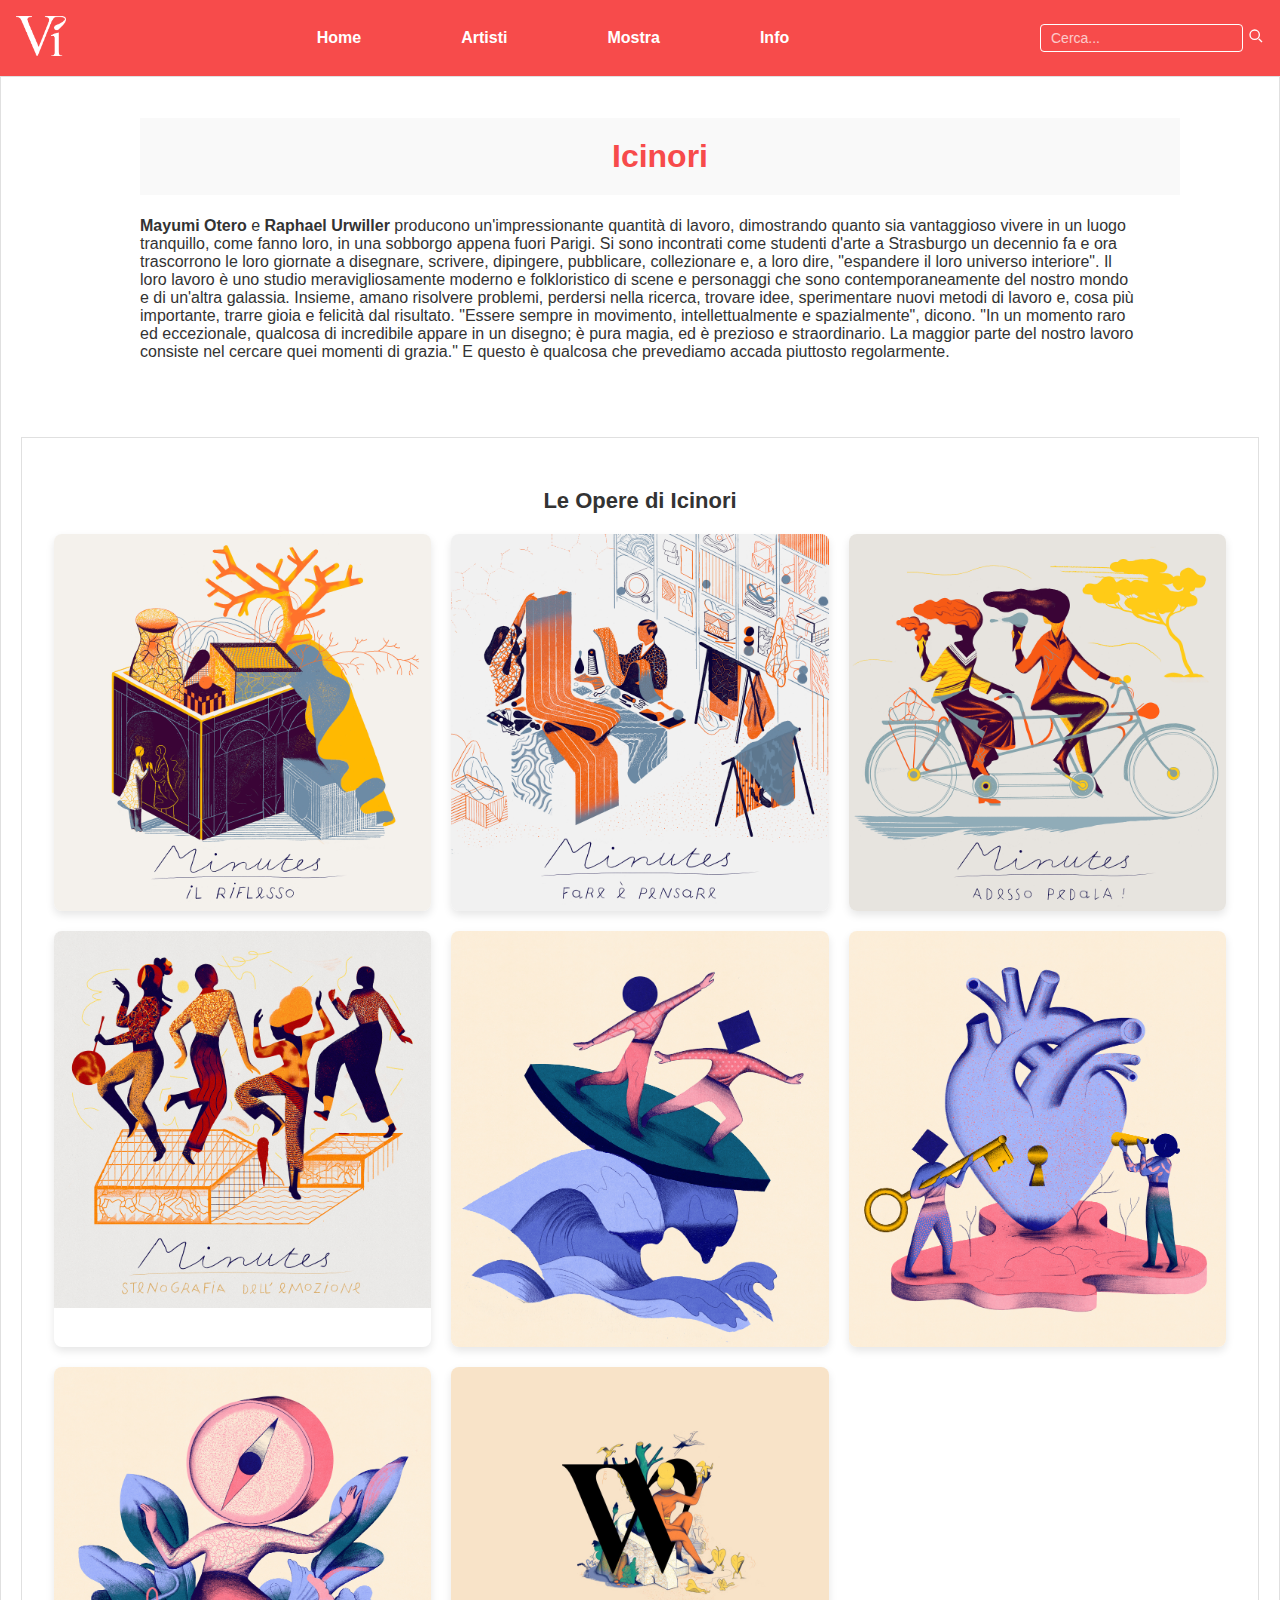
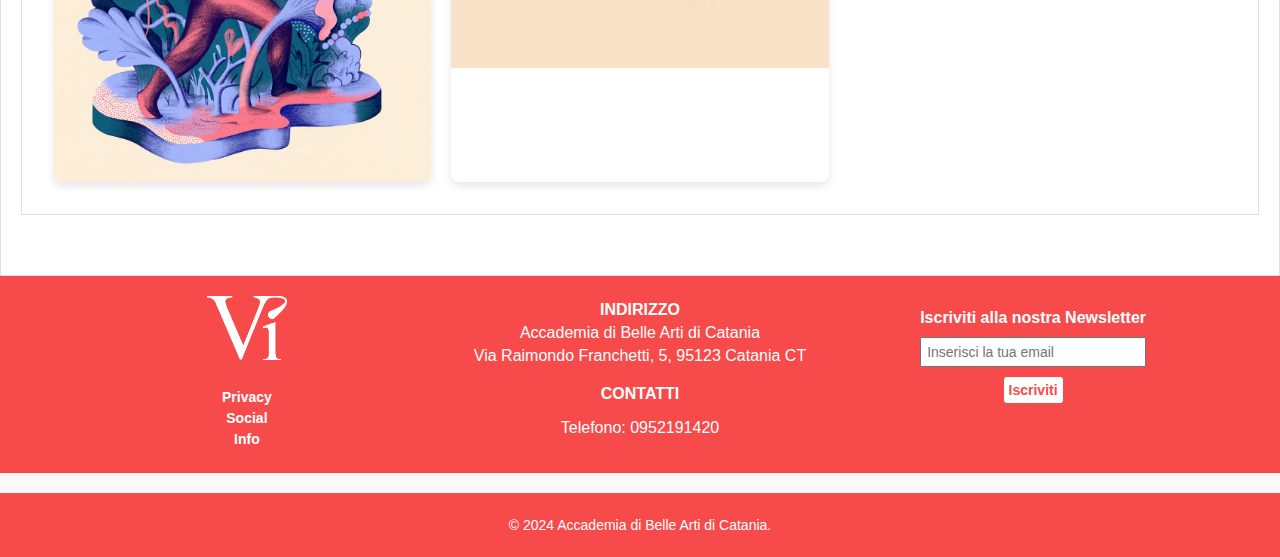
<file: icinori.html>
<!DOCTYPE html>
<html lang="it">

<head>
    <meta charset="UTF-8">
    <meta name="viewport" content="width=device-width, initial-scale=1.0">
    <link rel="stylesheet" href="css/styles.css">
    <title>Icinori - Visioni Illustrate</title>
</head>

<body>
    <header>
        <nav>
            <div class="navbar-brand">
                <a href="index.html">
                    <img src="img/logo.png" alt="Logo" class="logo">
                </a>
            </div>
            <ul>
                <li><a href="index.html">Home</a></li>
                <li><a href="artisti.html">Artisti</a></li>
                <li><a href="mostra.html">Mostra</a></li>
                <li><a href="info.html">Info</a></li>
            </ul>
            <div class="search-bar">
                <input type="text" placeholder="Cerca...">
                <button type="button" class="search-icon">
                    <svg width="16" height="16" viewBox="0 0 24 24" fill="none" xmlns="http://www.w3.org/2000/svg">
                        <circle cx="10" cy="10" r="7" stroke="#FFFFFF" stroke-width="2"/>
                        <line x1="16" y1="16" x2="21" y2="21" stroke="#FFFFFF" stroke-width="2"/>
                    </svg>
                </button>
            </div>
        </nav>
    </header>

    <main>
        <section class="artist-detail">
            <div class="artist-info">
                <div class="artist-bio">
                    <h1>Icinori</h1>
                    <p><b>Mayumi Otero</b> e <b>Raphael Urwiller</b> producono un'impressionante quantità di lavoro, dimostrando quanto sia vantaggioso vivere in un luogo tranquillo, come fanno loro, in una sobborgo appena fuori Parigi. Si sono incontrati come studenti d'arte a Strasburgo un decennio fa e ora trascorrono le loro giornate a disegnare, scrivere, dipingere, pubblicare, collezionare e, a loro dire, "espandere il loro universo interiore". Il loro lavoro è uno studio meravigliosamente moderno e folkloristico di scene e personaggi che sono contemporaneamente del nostro mondo e di un'altra galassia. Insieme, amano risolvere problemi, perdersi nella ricerca, trovare idee, sperimentare nuovi metodi di lavoro e, cosa più importante, trarre gioia e felicità dal risultato. "Essere sempre in movimento, intellettualmente e spazialmente", dicono. "In un momento raro ed eccezionale, qualcosa di incredibile appare in un disegno; è pura magia, ed è prezioso e straordinario. La maggior parte del nostro lavoro consiste nel cercare quei momenti di grazia." E questo è qualcosa che prevediamo accada piuttosto regolarmente.</p>
                </div>

            <section class="artist-works">
                <h2>Le Opere di Icinori</h2>
                <div class="works-grid">
                    <div class="work-item">
                        <img src="img/AP_Icinori_DEDAR_5_2x.jpg" alt="Opere di Icinori">
                    </div>
                    <div class="work-item">
                        <img src="img/AP_Icinori_DEDAR_4_2x.jpg" alt="Opere di Icinori">
                    </div>
                    <div class="work-item">
                        <img src="img/AP_Icinori_DEDAR_3_2x.jpg" alt="Opere di Icinori">
                    </div>
                    <div class="work-item">
                        <img src="img/AP_Icinori_DEDAR_2x.jpg" alt="Opere di Icinori">
                    </div>
                    <div class="work-item">
                        <img src="img/AP_Icinori_MOXIE_3_2x.jpg" alt="Opere di Icinori">
                    </div>
                    <div class="work-item">
                        <img src="img/AP_Icinori_MOXIE_2_2x.jpg" alt="Opere di Icinori">
                    </div>
                    <div class="work-item">
                        <img src="img/AP_Icinori_MOXIE_1_2x.jpg" alt="Opere di Icinori">
                    </div>
                    <div class="work-item">
                        <img src="img/AP_Icinori_Whereby-W_2x.jpg" alt="Opere di Icinori">
                    </div>
                </div>
            </section>
        </section>
    </main>

    <footer>
        <div class="footer-content">
            <div class="footer-left">
                <div class="footer-logo">
                    <a href="index.html">
                        <img src="img/logo.png" alt="Logo">
                    </a>
                </div>
                <div class="footer-links">
                    <a href="">Privacy</a>
                    <a href="">Social</a>
                    <a href="info.html">Info</a>
                </div>
            </div>

            <div class="footer-center">
                <div class="footer-address">
                    <p><b>INDIRIZZO</b></p>
                    <p>Accademia di Belle Arti di Catania</p>
                    <p>Via Raimondo Franchetti, 5, 95123 Catania CT</p>
                </div>
                <div class="footer-contacts">
                    <p><b>CONTATTI</b></p>
                    <p>Telefono: 0952191420</p>
                </div>
            </div>

            <div class="footer-right">
                <div class="footer-newsletter">
                    <h2>Iscriviti alla nostra Newsletter</h2>
                    <form action="path_to_your_newsletter_subscription_script" method="POST" class="newsletter-form">
                        <input type="email" name="email" placeholder="Inserisci la tua email" required>
                        <button type="submit" class="btn-secondary">Iscriviti</button>
                    </form>
                </div>
            </div>
        </div>
        <div class="footer-bottom">
            <p>&copy; 2024 Accademia di Belle Arti di Catania.</p>
        </div>
    </footer>
</body>

</html>
</file>
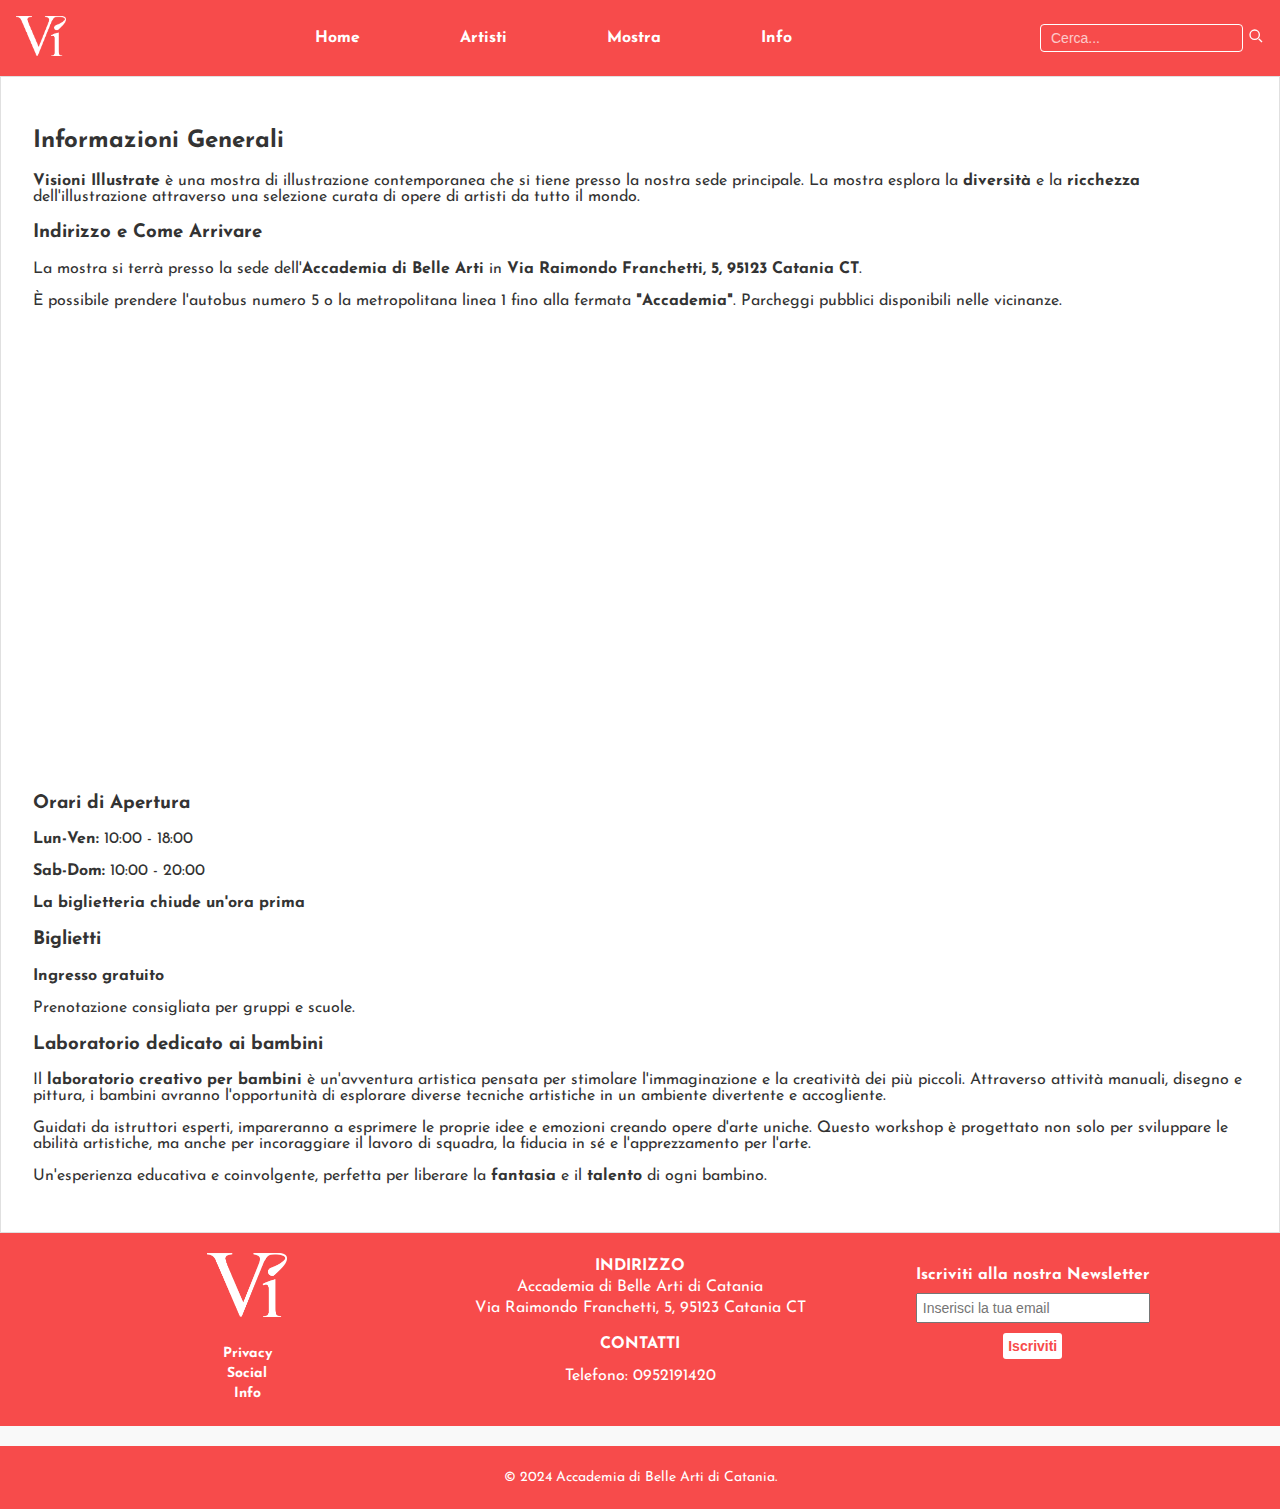
<file: info.html>
<!DOCTYPE html>
<html lang="it">
<head>
  <meta charset="UTF-8">
  <meta name="viewport" content="width=device-width, initial-scale=1.0">
  <link rel="stylesheet" href="css/styles.css">
  <link rel="stylesheet" href="https://fonts.googleapis.com/css2?family=Josefin+Sans:wght@300;400;700&display=swap">
  <title>Visioni Illustrate</title>
</head>
<body>
  <header>
    <nav>
      <div class="navbar-brand">
        <a href="index.html">
          <img src="img/logo.png" alt="Logo" class="logo">
        </a>
      </div>
      <ul>
        <li><a href="index.html">Home</a></li>
        <li><a href="artisti.html">Artisti</a></li>
        <li><a href="mostra.html">Mostra</a></li>
        <li><a href="info.html">Info</a></li>
      </ul>
      <div class="search-bar">
        <input type="text" placeholder="Cerca...">
        <button type="button" class="search-icon">
          <svg width="16" height="16" viewBox="0 0 24 24" fill="none" xmlns="http://www.w3.org/2000/svg">
            <circle cx="10" cy="10" r="7" stroke="#FFFFFF" stroke-width="2"/>
            <line x1="16" y1="16" x2="21" y2="21" stroke="#FFFFFF" stroke-width="2"/>
          </svg>
        </button>
      </div>
      
    </nav>
  </header>

  <main>
    <section class="info">
      <h2>Informazioni Generali</h2>
      <p><b>Visioni Illustrate</b> è una mostra di illustrazione contemporanea che si tiene presso la nostra sede principale. La mostra esplora la <b>diversità</b> e la <b>ricchezza</b> dell'illustrazione attraverso una selezione curata di opere di artisti da tutto il mondo.</p>

      <h3 onclick="toggleSection('indirizzo-section')">Indirizzo e Come Arrivare</h3>
      <div id="indirizzo-section" class="info-section">
        <p>La mostra si terrà presso la sede dell'<b>Accademia di Belle Arti</b> in <b>Via Raimondo Franchetti, 5, 95123 Catania CT</b>.</p>
        <p>È possibile prendere l'autobus numero 5 o la metropolitana linea 1 fino alla fermata <b>"Accademia"</b>. Parcheggi pubblici disponibili nelle vicinanze.</p>
        <div class="map-container">
          <iframe src="https://www.google.com/maps/embed?pb=!1m18!1m12!1m3!1d3112.99814275972!2d15.088792!3d37.5157597!2m3!1f0!2f0!3f0!3m2!1i1024!2i768!4f13.1!3m3!1m2!1s0x1313d0114015ff03%3A0x4b2a93772819cb50!2sAccademia%20di%20Belle%20Arti!5e0!3m2!1sit!2sit!4v1632165982649!5m2!1sit!2sit" width="600" height="450" style="border:0;" allowfullscreen="" loading="lazy"></iframe>
        </div>
      </div>

      <h3 onclick="toggleSection('orari-section')">Orari di Apertura</h3>
      <div id="orari-section" class="info-section">
        <p><b>Lun-Ven:</b> 10:00 - 18:00</p>
        <p><b>Sab-Dom:</b> 10:00 - 20:00</p>
        <p><b>La biglietteria chiude un'ora prima</b></p>
      </div>

      <h3 onclick="toggleSection('biglietti-section')">Biglietti</h3>
      <div id="biglietti-section" class="info-section">
        <p><b>Ingresso gratuito</b> 
        <p>Prenotazione consigliata per gruppi e scuole.</p>
      </div>

      <h3 onclick="toggleSection('laboratorio-section')">Laboratorio dedicato ai bambini</h3>
      <div id="laboratorio-section" class="info-section">
        <p>Il <b>laboratorio creativo per bambini</b> è un'avventura artistica pensata per stimolare l'immaginazione e la creatività dei più piccoli. Attraverso attività manuali, disegno e pittura, i bambini avranno l'opportunità di esplorare diverse tecniche artistiche in un ambiente divertente e accogliente.</p>
        <p>Guidati da istruttori esperti, impareranno a esprimere le proprie idee e emozioni creando opere d'arte uniche. Questo workshop è progettato non solo per sviluppare le abilità artistiche, ma anche per incoraggiare il lavoro di squadra, la fiducia in sé e l'apprezzamento per l'arte.</p>
        <p>Un'esperienza educativa e coinvolgente, perfetta per liberare la <b>fantasia</b> e il <b>talento</b> di ogni bambino.</p>
      </div>
    </section>
  </main>

  <footer>
    <div class="footer-content">
      <div class="footer-left">
        <div class="footer-logo">
          <a href="index.html">
            <img src="img/logo.png" alt="Logo">
          </a>
        </div>
        <div class="footer-links">
          <a href="">Privacy</a>
          <a href="">Social</a>
          <a href="info.html">Info</a>
        </div>
      </div>
  

      <div class="footer-center">
        <div class="footer-address">
          <p><b>INDIRIZZO</b></p>
          <p>Accademia di Belle Arti di Catania</p>
          <p>Via Raimondo Franchetti, 5, 95123 Catania CT</p>
        </div>
        <div class="footer-contacts">
          <p><b>CONTATTI</b></p>
          <p>Telefono: 0952191420</p>
        </div>
      </div>
  
      <div class="footer-right">
        <div class="footer-newsletter">
          <h2>Iscriviti alla nostra Newsletter</h2>
          <form action="path_to_your_newsletter_subscription_script" method="POST" class="newsletter-form">
            <input type="email" name="email" placeholder="Inserisci la tua email" required>
            <button type="submit" class="btn-secondary">Iscriviti</button>
          </form>
        </div>
      </div>
    </div>
    <div class="footer-bottom">
      <p>&copy; 2024 Accademia di Belle Arti di Catania.</p>
    </div>
  </footer>
</file>
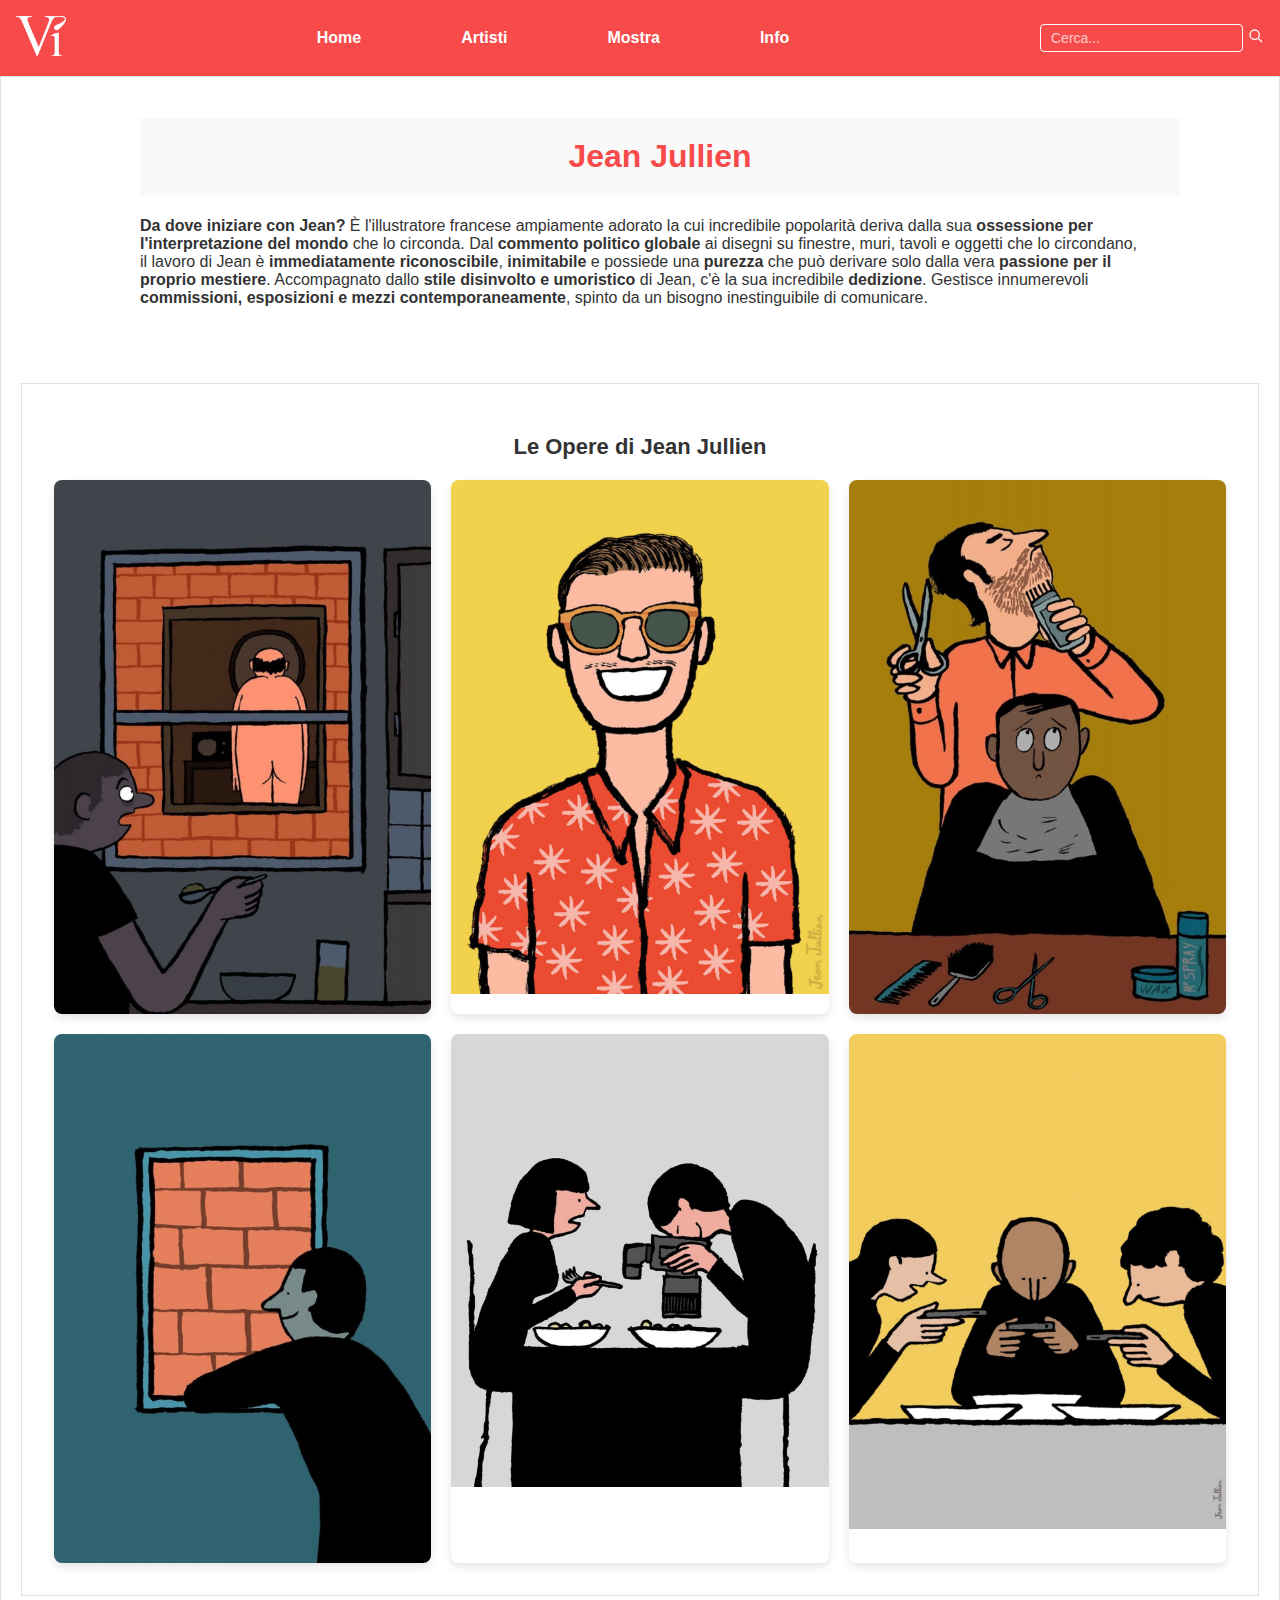
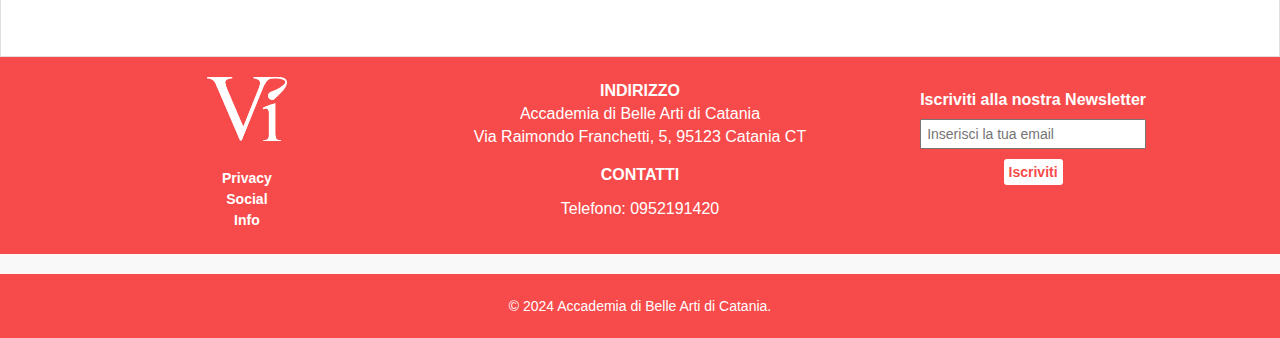
<file: jean-jullien.html>
<!DOCTYPE html>
<html lang="it">

<head>
    <meta charset="UTF-8">
    <meta name="viewport" content="width=device-width, initial-scale=1.0">
    <link rel="stylesheet" href="css/styles.css">
    <title>Jean Jullien - Visioni Illustrate</title>
</head>

<body>
    <header>
        <nav>
            <div class="navbar-brand">
                <a href="index.html">
                    <img src="img/logo.png" alt="Logo" class="logo">
                </a>
            </div>
            <ul>
                <li><a href="index.html">Home</a></li>
                <li><a href="artisti.html">Artisti</a></li>
                <li><a href="mostra.html">Mostra</a></li>
                <li><a href="info.html">Info</a></li>
            </ul>
            <div class="search-bar">
                <input type="text" placeholder="Cerca...">
                <button type="button" class="search-icon">
                    <svg width="16" height="16" viewBox="0 0 24 24" fill="none" xmlns="http://www.w3.org/2000/svg">
                        <circle cx="10" cy="10" r="7" stroke="#FFFFFF" stroke-width="2"/>
                        <line x1="16" y1="16" x2="21" y2="21" stroke="#FFFFFF" stroke-width="2"/>
                    </svg>
                </button>
            </div>
        </nav>
    </header>

    <main>
        <section class="artist-detail">
            <div class="artist-info">
                <div class="artist-bio">
                    <h1>Jean Jullien</h1>
                    <p><b>Da dove iniziare con Jean?</b> È l'illustratore francese ampiamente adorato la cui incredibile popolarità deriva dalla sua <b>ossessione per l'interpretazione del mondo</b> che lo circonda. Dal <b>commento politico globale</b> ai disegni su finestre, muri, tavoli e oggetti che lo circondano, il lavoro di Jean è <b>immediatamente riconoscibile</b>, <b>inimitabile</b> e possiede una <b>purezza</b> che può derivare solo dalla vera <b>passione per il proprio mestiere</b>. Accompagnato dallo <b>stile disinvolto e umoristico</b> di Jean, c'è la sua incredibile <b>dedizione</b>. Gestisce innumerevoli <b>commissioni, esposizioni e mezzi contemporaneamente</b>, spinto da un bisogno inestinguibile di comunicare.</p>
                      </div>
              
            <section class="artist-works">
                <h2>Le Opere di Jean Jullien</h2>
                <div class="works-grid">
                
                    <div class="work-item">
                        <img src="img/Handsome-Frank-Jean Jullien (8).jpg" alt="Opere di Jean Jullien">
                    </div>
                    <div class="work-item">
                        <img src="img/Handsome-Frank-Jean Jullien (6).jpg" alt="Opere di Jean Jullien">
                    </div>
                    <div class="work-item">
                        <img src="img/Handsome-Frank-Jean Jullien (7).jpg" alt="Opere di Jean Jullien">
                    </div>
                    <div class="work-item">
                        <img src="img/Handsome-Frank-Jean Jullien (5).jpg" alt="Opere di Jean Jullien">
                    </div>
                    <div class="work-item">
                        <img src="img/Handsome-Frank-Jean Jullien (4).jpg" alt="Opere di Jean Jullien">
                    </div>
                    <div class="work-item">
                        <img src="img/Handsome-Frank-Jean Jullien (2).jpg" alt="Opere di Jean Jullien">
                    </div>
                </div>
            </section>
        </section>
    </main>

    <footer>
        <div class="footer-content">
        
            <div class="footer-left">
                <div class="footer-logo">
                    <a href="index.html">
                        <img src="img/logo.png" alt="Logo">
                    </a>
                </div>
                <div class="footer-links">
                    <a href="">Privacy</a>
                    <a href="">Social</a>
                    <a href="info.html">Info</a>
                </div>
            </div>

            
            <div class="footer-center">
                <div class="footer-address">
                    <p><b>INDIRIZZO</b></p>
                    <p>Accademia di Belle Arti di Catania</p>
                    <p>Via Raimondo Franchetti, 5, 95123 Catania CT</p>
                </div>
                <div class="footer-contacts">
                    <p><b>CONTATTI</b></p>
                    <p>Telefono: 0952191420</p>
                </div>
            </div>

            
            <div class="footer-right">
                <div class="footer-newsletter">
                    <h2>Iscriviti alla nostra Newsletter</h2>
                    <form action="path_to_your_newsletter_subscription_script" method="POST" class="newsletter-form">
                        <input type="email" name="email" placeholder="Inserisci la tua email" required>
                        <button type="submit" class="btn-secondary">Iscriviti</button>
                    </form>
                </div>
            </div>
        </div>
        <div class="footer-bottom">
            <p>&copy; 2024 Accademia di Belle Arti di Catania.</p>
        </div>
    </footer>
</body>

</html>
</file>
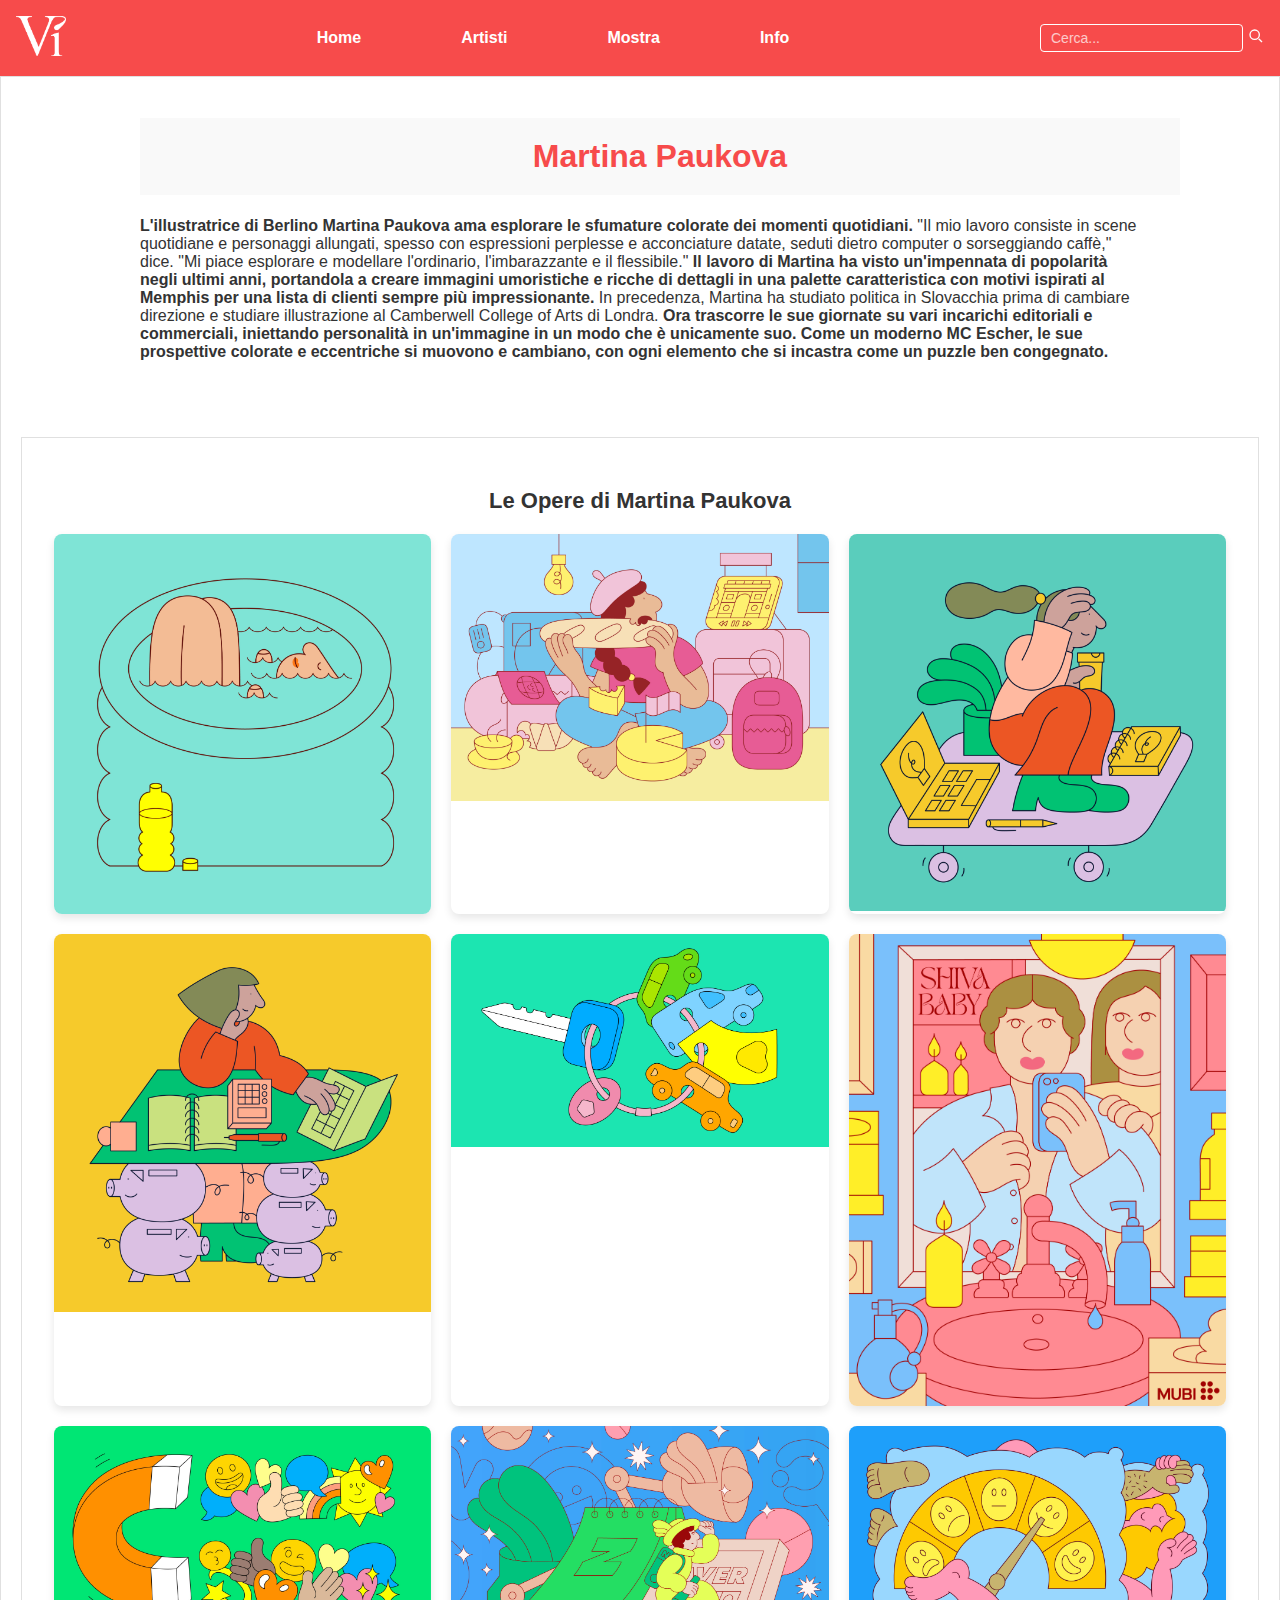
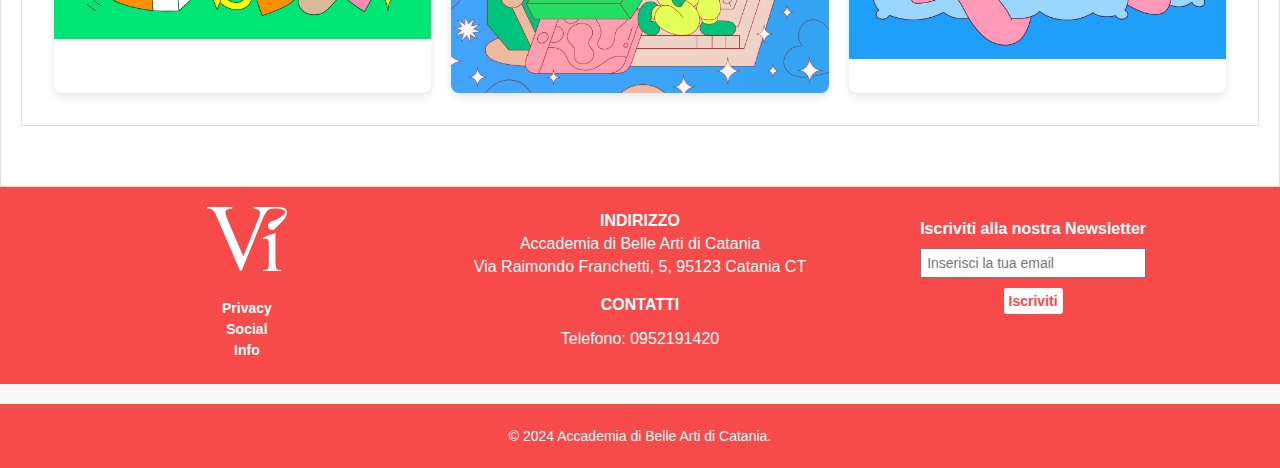
<file: martina-paukova.html>
<!DOCTYPE html>
<html lang="it">

<head>
    <meta charset="UTF-8">
    <meta name="viewport" content="width=device-width, initial-scale=1.0">
    <link rel="stylesheet" href="css/styles.css">
    <title>Martina Paukova - Visioni Illustrate</title>
</head>

<body>
    <header>
        <nav>
            <div class="navbar-brand">
                <a href="index.html">
                    <img src="img/logo.png" alt="Logo" class="logo">
                </a>
            </div>
            <ul>
                <li><a href="index.html">Home</a></li>
                <li><a href="artisti.html">Artisti</a></li>
                <li><a href="mostra.html">Mostra</a></li>
                <li><a href="info.html">Info</a></li>
            </ul>
            <div class="search-bar">
                <input type="text" placeholder="Cerca...">
                <button type="button" class="search-icon">
                    <svg width="16" height="16" viewBox="0 0 24 24" fill="none" xmlns="http://www.w3.org/2000/svg">
                        <circle cx="10" cy="10" r="7" stroke="#FFFFFF" stroke-width="2"/>
                        <line x1="16" y1="16" x2="21" y2="21" stroke="#FFFFFF" stroke-width="2"/>
                    </svg>
                </button>
            </div>
        </nav>
    </header>

    <main>
        <section class="artist-detail">
            <div class="artist-info">
                <div class="artist-bio">
                    <h1>Martina Paukova</h1>
                    <p><b>L'illustratrice di Berlino Martina Paukova ama esplorare le sfumature colorate dei momenti quotidiani.</b> "Il mio lavoro consiste in scene quotidiane e personaggi allungati, spesso con espressioni perplesse e acconciature datate, seduti dietro computer o sorseggiando caffè," dice. "Mi piace esplorare e modellare l'ordinario, l'imbarazzante e il flessibile." <b>Il lavoro di Martina ha visto un'impennata di popolarità negli ultimi anni, portandola a creare immagini umoristiche e ricche di dettagli in una palette caratteristica con motivi ispirati al Memphis per una lista di clienti sempre più impressionante.</b> In precedenza, Martina ha studiato politica in Slovacchia prima di cambiare direzione e studiare illustrazione al Camberwell College of Arts di Londra. <b>Ora trascorre le sue giornate su vari incarichi editoriali e commerciali, iniettando personalità in un'immagine in un modo che è unicamente suo. Come un moderno MC Escher, le sue prospettive colorate e eccentriche si muovono e cambiano, con ogni elemento che si incastra come un puzzle ben congegnato.</b></p>  
                </div>

            <section class="artist-works">
                <h2>Le Opere di Martina Paukova</h2>
                <div class="works-grid">
                    <div class="work-item">
                        <img src="img/AP_Martina_Paukova_Hamburg_Solo_Show_5-scaled.jpg" alt="Opere di Martina Paukova">
                    </div>
                    <div class="work-item">
                        <img src="img/AP_Martina_Paukova_AFAR_Magazine-scaled.jpg" alt="Opere di Martina Paukova">
                    </div>
                    <div class="work-item">
                        <img src="img/AP_Martina_Paukova_Courier_Magazine_1-scaled.jpg" alt="Opere di Martina Paukova">
                    </div>
                    <div class="work-item">
                        <img src="img/martina-paukova.jpg" alt="Opere di Martina Paukova">
                    </div>
                    <div class="work-item">
                        <img src="img/AP_Martina_Paukova_Google_Play_2-scaled.jpg" alt="Opere di Martina Paukova">
                    </div>
                    <div class="work-item">
                        <img src="img/AP_Martina_Paukova_MUBI-scaled.jpg" alt="Opere di Martina Paukova">
                    </div>
                    <div class="work-item">
                        <img src="img/AP_Martina_Paukova_Google_Play_Career_Marketing-scaled.jpg" alt="Opere di Martina Paukova">
                    </div>
                    <div class="work-item">
                        <img src="img/AP_Martina_Paukova_NAVER-scaled.jpg" alt="Opere di Martina Paukova">
                    </div>
                    <div class="work-item">
                        <img src="img/AP_Martina_Paukova_The_Economist_2023-scaled.jpg" alt="Opere di Martina Paukova">
                    </div>
                </div>
            </section>
        </section>
    </main>

    <footer>
        <div class="footer-content">
        
            <div class="footer-left">
                <div class="footer-logo">
                    <a href="index.html">
                        <img src="img/logo.png" alt="Logo">
                    </a>
                </div>
                <div class="footer-links">
                    <a href="">Privacy</a>
                    <a href="">Social</a>
                    <a href="info.html">Info</a>
                </div>
            </div>

            <div class="footer-center">
                <div class="footer-address">
                    <p><b>INDIRIZZO</b></p>
                    <p>Accademia di Belle Arti di Catania</p>
                    <p>Via Raimondo Franchetti, 5, 95123 Catania CT</p>
                </div>
                <div class="footer-contacts">
                    <p><b>CONTATTI</b></p>
                    <p>Telefono: 0952191420</p>
                </div>
            </div>

            <div class="footer-right">
                <div class="footer-newsletter">
                    <h2>Iscriviti alla nostra Newsletter</h2>
                    <form action="path_to_your_newsletter_subscription_script" method="POST" class="newsletter-form">
                        <input type="email" name="email" placeholder="Inserisci la tua email" required>
                        <button type="submit" class="btn-secondary">Iscriviti</button>
                    </form>
                </div>
            </div>
        </div>
        <div class="footer-bottom">
            <p>&copy; 2024 Accademia di Belle Arti di Catania.</p>
        </div>
    </footer>
</body>

</html>
</file>
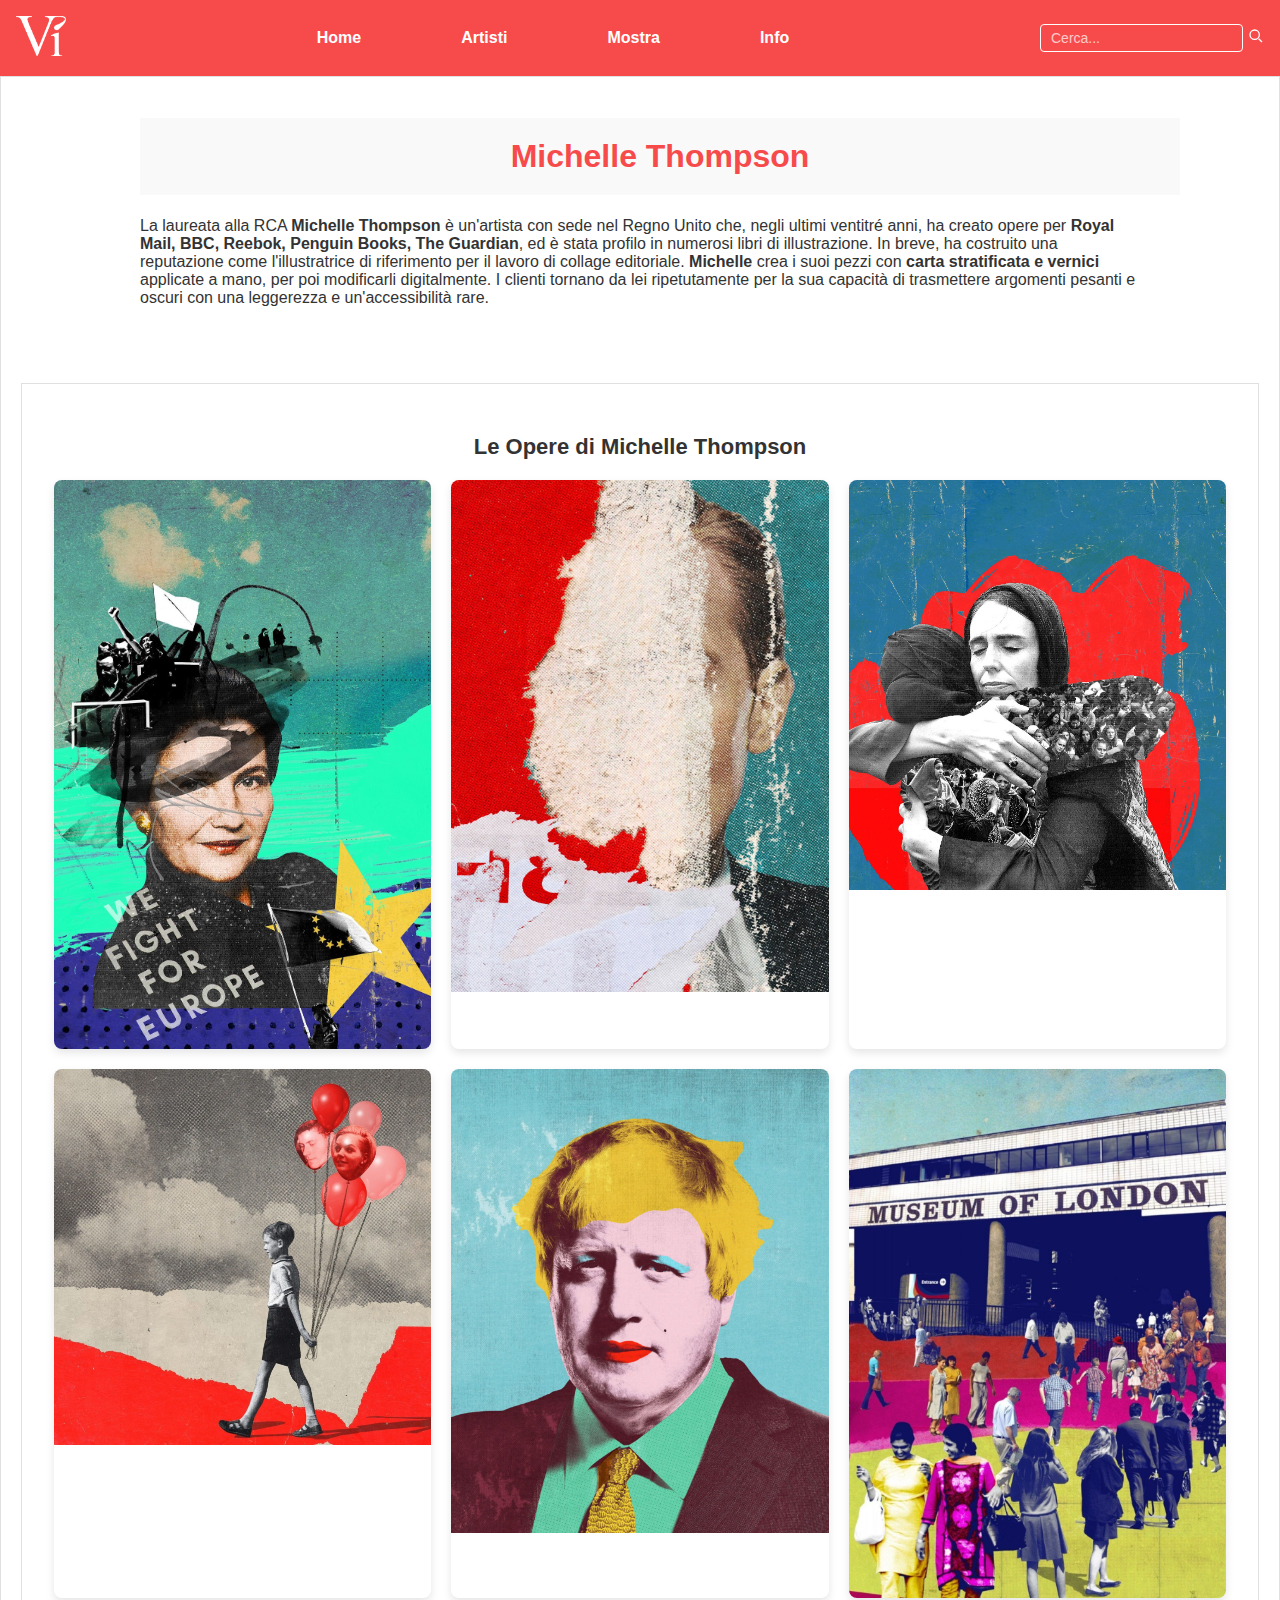
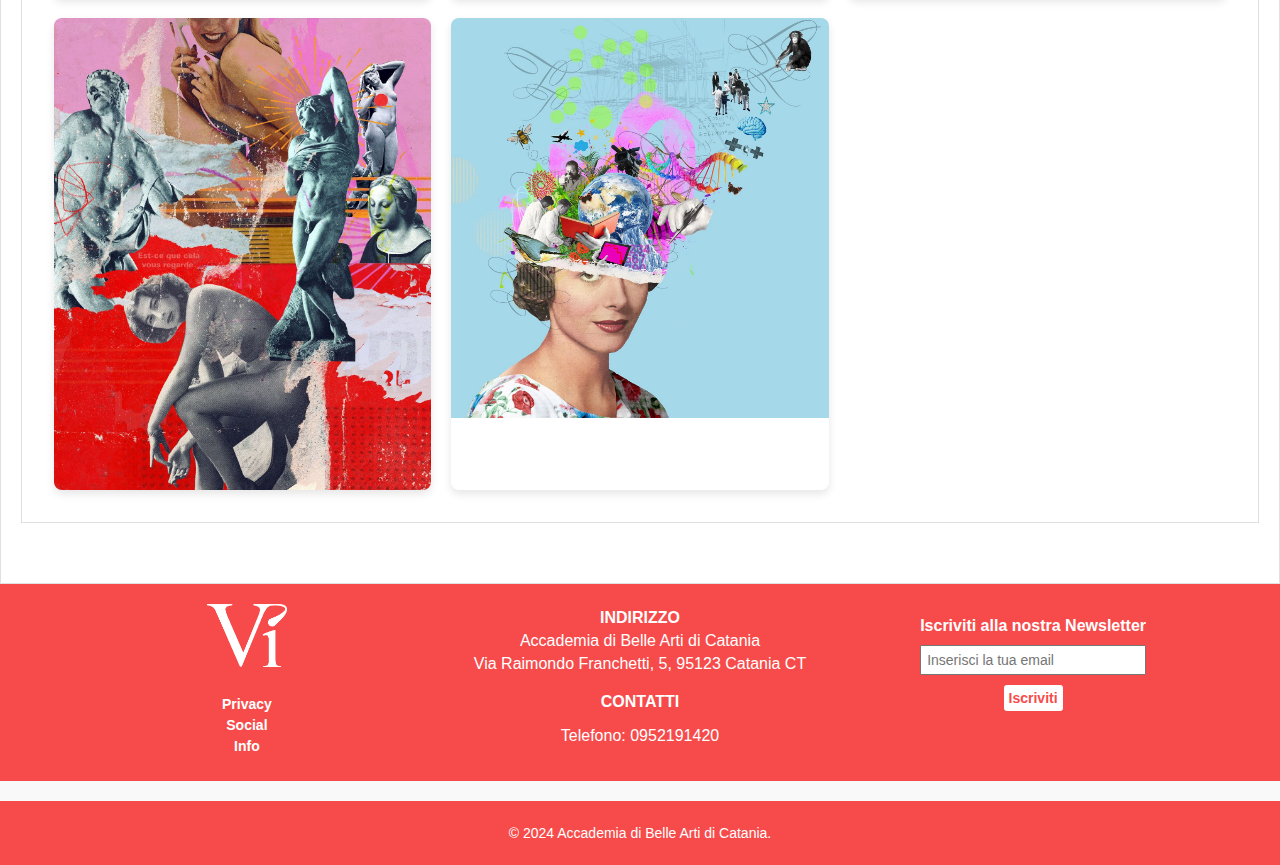
<file: michelle-thompson.html>
<!DOCTYPE html>
<html lang="it">

<head>
    <meta charset="UTF-8">
    <meta name="viewport" content="width=device-width, initial-scale=1.0">
    <link rel="stylesheet" href="css/styles.css">
    <title>Michelle Thompson - Visioni Illustrate</title>
</head>

<body>
    <header>
        <nav>
            <div class="navbar-brand">
                <a href="index.html">
                    <img src="img/logo.png" alt="Logo" class="logo">
                </a>
            </div>
            <ul>
                <li><a href="index.html">Home</a></li>
                <li><a href="artisti.html">Artisti</a></li>
                <li><a href="mostra.html">Mostra</a></li>
                <li><a href="info.html">Info</a></li>
            </ul>
            <div class="search-bar">
                <input type="text" placeholder="Cerca...">
                <button type="button" class="search-icon">
                    <svg width="16" height="16" viewBox="0 0 24 24" fill="none" xmlns="http://www.w3.org/2000/svg">
                        <circle cx="10" cy="10" r="7" stroke="#FFFFFF" stroke-width="2"/>
                        <line x1="16" y1="16" x2="21" y2="21" stroke="#FFFFFF" stroke-width="2"/>
                    </svg>
                </button>
            </div>
        </nav>
    </header>

    <main>
        <section class="artist-detail">
            <div class="artist-info">
                <div class="artist-bio">
                    <h1>Michelle Thompson</h1>
                    <p>La laureata alla RCA <b>Michelle Thompson</b> è un'artista con sede nel Regno Unito che, negli ultimi ventitré anni, ha creato opere per <b>Royal Mail, BBC, Reebok, Penguin Books, The Guardian</b>, ed è stata profilo in numerosi libri di illustrazione. In breve, ha costruito una reputazione come l'illustratrice di riferimento per il lavoro di collage editoriale. <b>Michelle</b> crea i suoi pezzi con <b>carta stratificata e vernici</b> applicate a mano, per poi modificarli digitalmente. I clienti tornano da lei ripetutamente per la sua capacità di trasmettere argomenti pesanti e oscuri con una leggerezza e un'accessibilità rare.</p>                   
                </div>

            <section class="artist-works">
                <h2>Le Opere di Michelle Thompson</h2>
                <div class="works-grid">
                    <div class="work-item">
                        <img src="img/Handsome-Frank-Michelle Thompson (10).jpg" alt="Opere di Michelle Thompson">
                    </div>
                    <div class="work-item">
                        <img src="img/Handsome-Frank-Michelle Thompson (9).jpg" alt="Opere di Michelle Thompson">
                    </div>
                    <div class="work-item">
                        <img src="img/Handsome-Frank-Michelle Thompson (8).jpg" alt="Opere di Michelle Thompson">
                    </div>
                    <div class="work-item">
                        <img src="img/michelle-thompson.jpg" alt="Opere di Michelle Thompson">
                    </div>
                    <div class="work-item">
                        <img src="img/Handsome-Frank-Michelle Thompson (5).jpg" alt="Opere di Michelle Thompson">
                    </div>
                    <div class="work-item">
                        <img src="img/Handsome-Frank-Michelle Thompson (6).jpg" alt="Opere di Michelle Thompson">
                    </div>
                    <div class="work-item">
                        <img src="img/Handsome-Frank-Michelle Thompson (4).jpg" alt="Opere di Michelle Thompson">
                    </div>
                    <div class="work-item">
                        <img src="img/Handsome-Frank-Michelle Thompson (3).jpg" alt="Opere di Michelle Thompson">
                    </div>
                </div>
            </section>
        </section>
    </main>

    <footer>
        <div class="footer-content">
        
            <div class="footer-left">
                <div class="footer-logo">
                    <a href="index.html">
                        <img src="img/logo.png" alt="Logo">
                    </a>
                </div>
                <div class="footer-links">
                    <a href="">Privacy</a>
                    <a href="">Social</a>
                    <a href="info.html">Info</a>
                </div>
            </div>

            <div class="footer-center">
                <div class="footer-address">
                    <p><b>INDIRIZZO</b></p>
                    <p>Accademia di Belle Arti di Catania</p>
                    <p>Via Raimondo Franchetti, 5, 95123 Catania CT</p>
                </div>
                <div class="footer-contacts">
                    <p><b>CONTATTI</b></p>
                    <p>Telefono: 0952191420</p>
                </div>
            </div>

            <div class="footer-right">
                <div class="footer-newsletter">
                    <h2>Iscriviti alla nostra Newsletter</h2>
                    <form action="path_to_your_newsletter_subscription_script" method="POST" class="newsletter-form">
                        <input type="email" name="email" placeholder="Inserisci la tua email" required>
                        <button type="submit" class="btn-secondary">Iscriviti</button>
                    </form>
                </div>
            </div>
        </div>
        <div class="footer-bottom">
            <p>&copy; 2024 Accademia di Belle Arti di Catania.</p>
        </div>
    </footer>
</body>

</html>
</file>
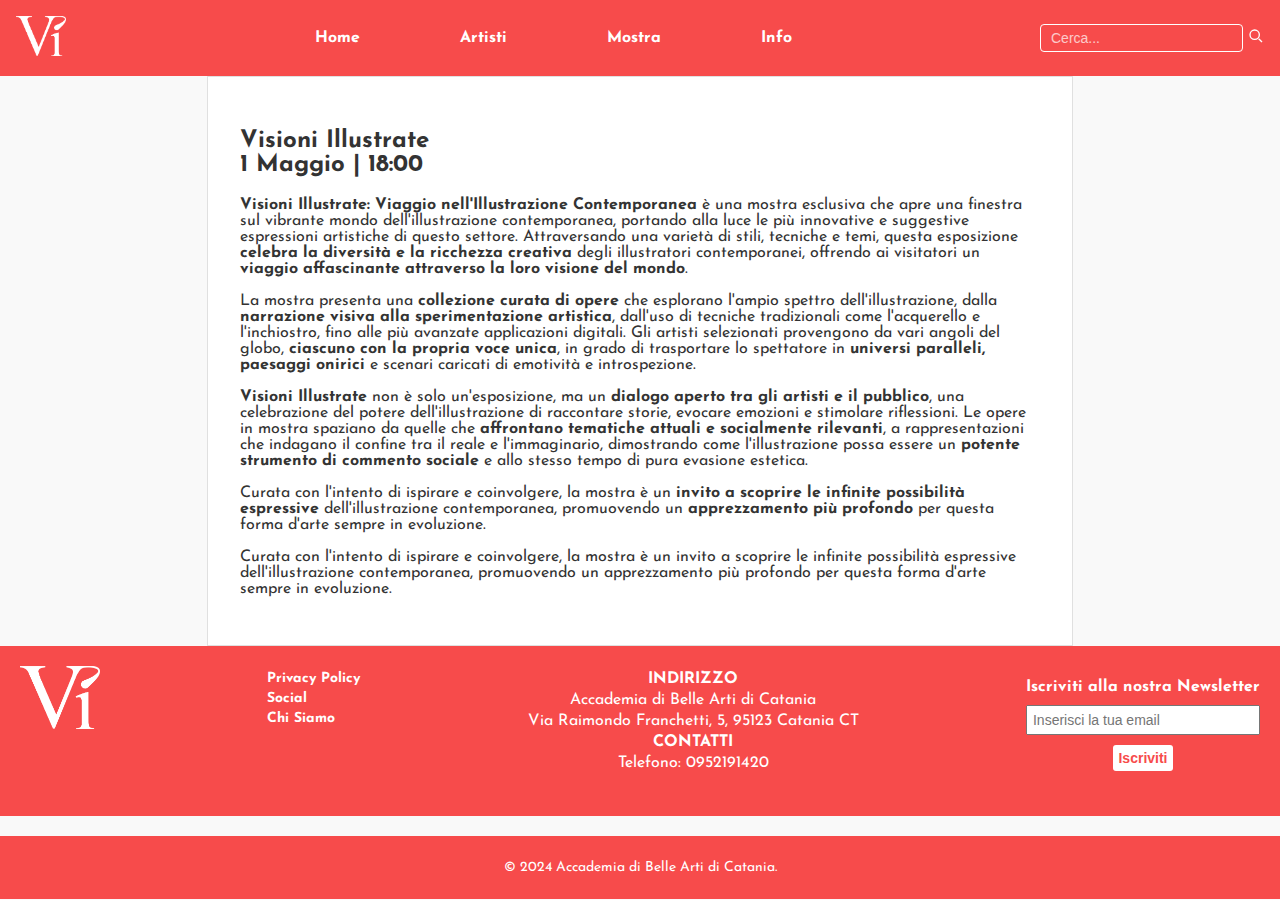
<file: mostra.html>
<!DOCTYPE html>
<html lang="it">
<head>
  <meta charset="UTF-8">
  <meta name="viewport" content="width=device-width, initial-scale=1.0">
  <link rel="stylesheet" href="css/styles.css">
  <link rel="stylesheet" href="https://fonts.googleapis.com/css2?family=Josefin+Sans:wght@300;400;700&display=swap">
  <title>Visioni Illustrate</title>
</head>
<body>
  <header>
    <nav>
      <div class="navbar-brand">
        <a href="index.html">
          <img src="img/logo.png" alt="Logo" class="logo">
        </a>
      </div>
      <ul>
        <li><a href="index.html">Home</a></li>
        <li><a href="artisti.html">Artisti</a></li>
        <li><a href="mostra.html">Mostra</a></li>
        <li><a href="info.html">Info</a></li>
      </ul>
      <div class="search-bar">
        <input type="text" placeholder="Cerca...">
        <button type="button" class="search-icon">
          <svg width="16" height="16" viewBox="0 0 24 24" fill="none" xmlns="http://www.w3.org/2000/svg">
            <circle cx="10" cy="10" r="7" stroke="#FFFFFF" stroke-width="2"/>
            <line x1="16" y1="16" x2="21" y2="21" stroke="#FFFFFF" stroke-width="2"/>
          </svg>
        </button>
      </div>
      
    </nav>
  </header>

  <main>
    <section class="about">
      <h2>Visioni Illustrate <br> 1 Maggio | 18:00</h2>
      <p><b>Visioni Illustrate: Viaggio nell'Illustrazione Contemporanea</b> è una mostra esclusiva che apre una finestra sul vibrante mondo dell'illustrazione contemporanea, portando alla luce le più innovative e suggestive espressioni artistiche di questo settore. Attraversando una varietà di stili, tecniche e temi, questa esposizione <b>celebra la diversità e la ricchezza creativa</b> degli illustratori contemporanei, offrendo ai visitatori un <b>viaggio affascinante attraverso la loro visione del mondo</b>.</p>

      <p>La mostra presenta una <b>collezione curata di opere</b> che esplorano l'ampio spettro dell'illustrazione, dalla <b>narrazione visiva alla sperimentazione artistica</b>, dall'uso di tecniche tradizionali come l'acquerello e l'inchiostro, fino alle più avanzate applicazioni digitali. Gli artisti selezionati provengono da vari angoli del globo, <b>ciascuno con la propria voce unica</b>, in grado di trasportare lo spettatore in <b>universi paralleli, paesaggi onirici</b> e scenari caricati di emotività e introspezione.</p>
      
      <p><b>Visioni Illustrate</b> non è solo un'esposizione, ma un <b>dialogo aperto tra gli artisti e il pubblico</b>, una celebrazione del potere dell'illustrazione di raccontare storie, evocare emozioni e stimolare riflessioni. Le opere in mostra spaziano da quelle che <b>affrontano tematiche attuali e socialmente rilevanti</b>, a rappresentazioni che indagano il confine tra il reale e l'immaginario, dimostrando come l'illustrazione possa essere un <b>potente strumento di commento sociale</b> e allo stesso tempo di pura evasione estetica.</p>
      
      <p>Curata con l'intento di ispirare e coinvolgere, la mostra è un <b>invito a scoprire le infinite possibilità espressive</b> dell'illustrazione contemporanea, promuovendo un <b>apprezzamento più profondo</b> per questa forma d'arte sempre in evoluzione.</p>
      
      <p>Curata con l'intento di ispirare e coinvolgere, la mostra è un invito a scoprire le infinite possibilità espressive dell'illustrazione contemporanea, promuovendo un apprezzamento più profondo per questa forma d'arte sempre in evoluzione.</p>
    </section>


  <footer>
    <div class="footer-content">
      <div class="footer-logo">
        <a href="index.html">
          <img src="img/logo.png" alt="Logo">
        </a>
      </div>
      <div class="footer-links">
        <a href="privacy.html">Privacy Policy</a>
        <a href="social.html">Social</a>
        <a href="about.html">Chi Siamo</a>
      </div>
      <div class="footer-address">
        <p><b>INDIRIZZO</b></p>
        <p>Accademia di Belle Arti di Catania</p>
        <p>Via Raimondo Franchetti, 5, 95123 Catania CT</p>
        <p><b>CONTATTI</b></p>
        <p>Telefono: 0952191420</p>
      </div>
    
      <div class="footer-newsletter">
        <h2>Iscriviti alla nostra Newsletter</h2>
        <form action="path_to_your_newsletter_subscription_script" method="POST" class="newsletter-form">
          <input type="email" name="email" placeholder="Inserisci la tua email" required>
          <button type="submit" class="btn-secondary">Iscriviti</button>
        </form>
      </div>
    </div>
  
    <div class="footer-bottom">
      <p>&copy; 2024 Accademia di Belle Arti di Catania.</p>
    </div>
  </footer>
</file>
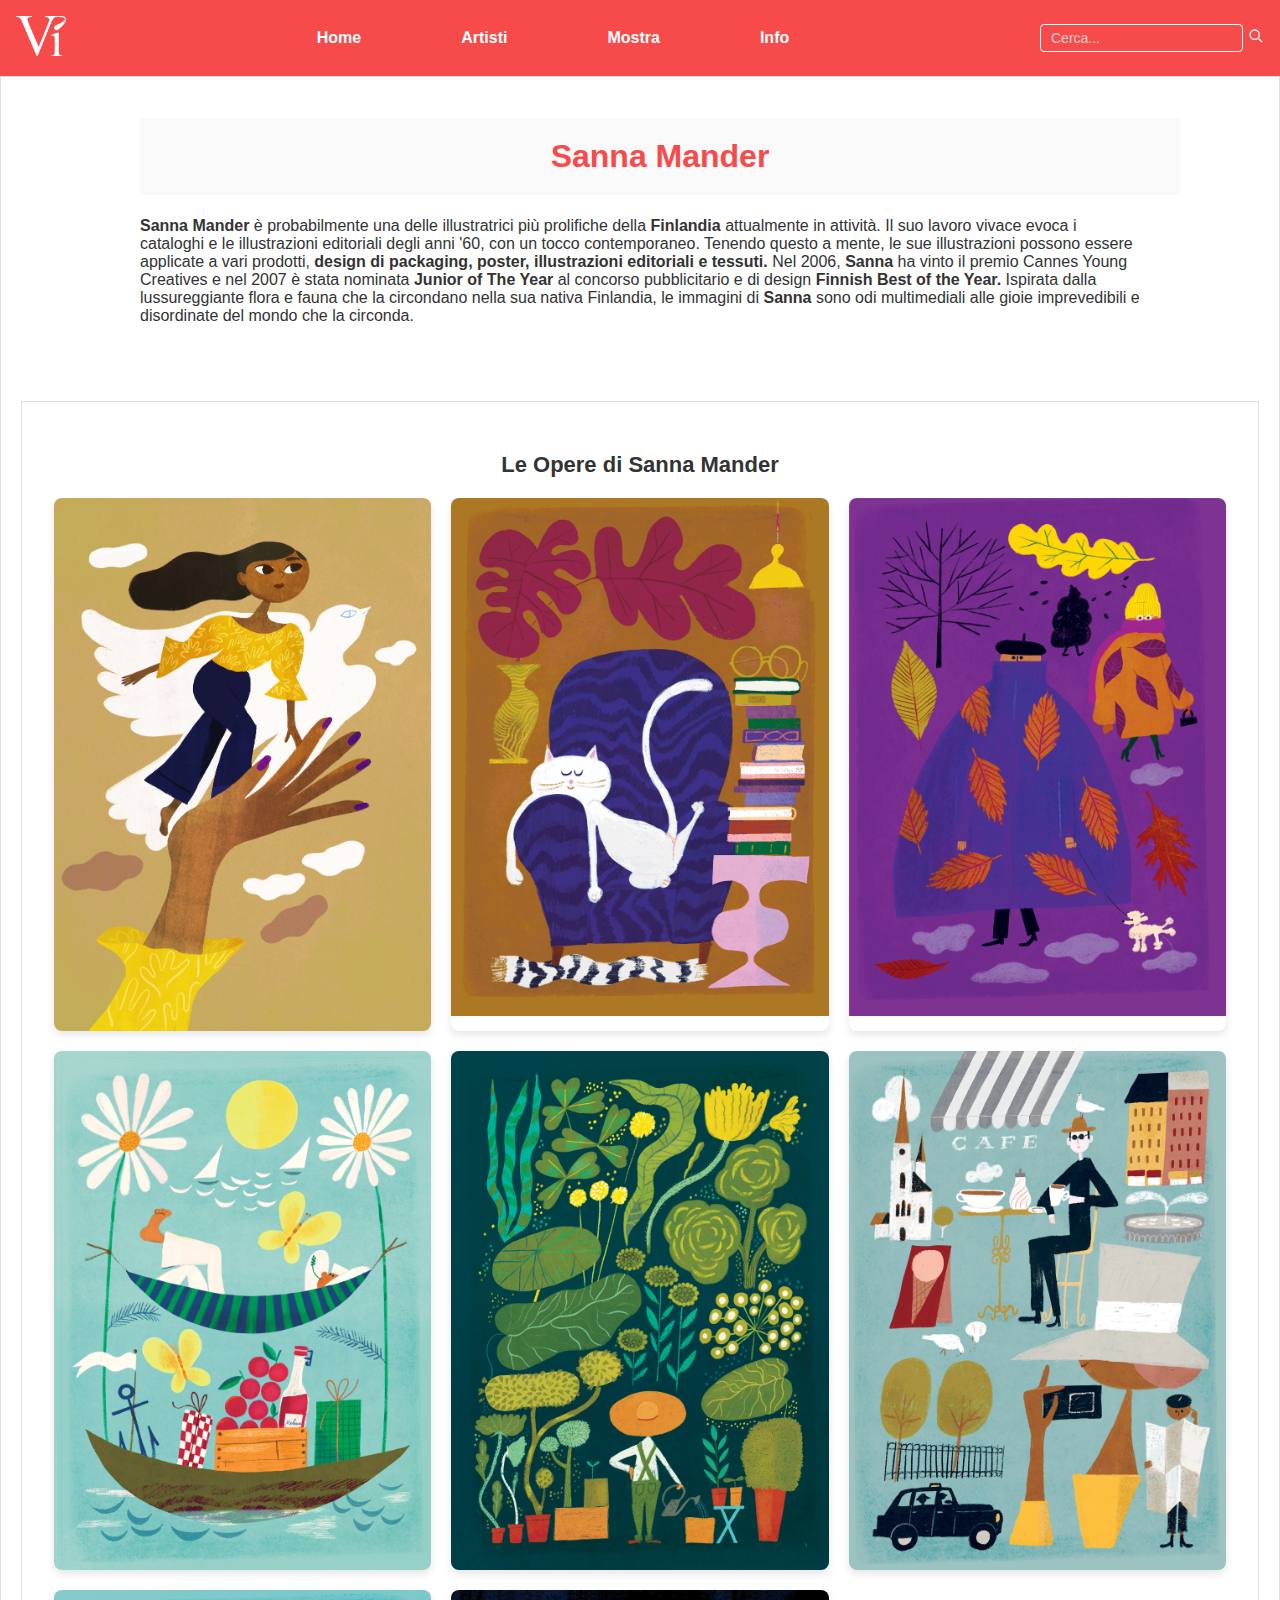
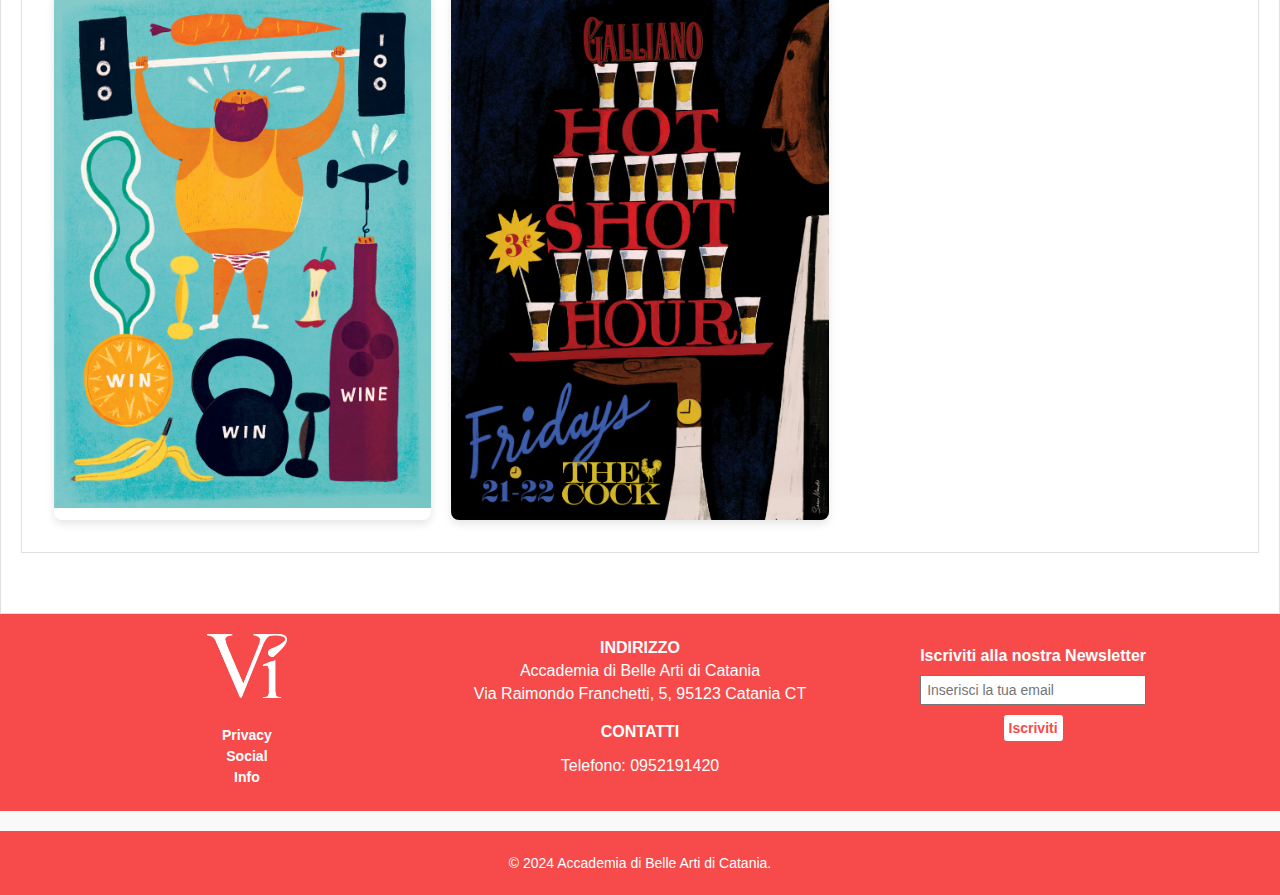
<file: sanna-mander.html>
<!DOCTYPE html>
<html lang="it">

<head>
    <meta charset="UTF-8">
    <meta name="viewport" content="width=device-width, initial-scale=1.0">
    <link rel="stylesheet" href="css/styles.css">
    <title>Sanna Mander - Visioni Illustrate</title>
</head>

<body>
    <header>
        <nav>
            <div class="navbar-brand">
                <a href="index.html">
                    <img src="img/logo.png" alt="Logo" class="logo">
                </a>
            </div>
            <ul>
                <li><a href="index.html">Home</a></li>
                <li><a href="artisti.html">Artisti</a></li>
                <li><a href="mostra.html">Mostra</a></li>
                <li><a href="info.html">Info</a></li>
            </ul>
            <div class="search-bar">
                <input type="text" placeholder="Cerca...">
                <button type="button" class="search-icon">
                    <svg width="16" height="16" viewBox="0 0 24 24" fill="none" xmlns="http://www.w3.org/2000/svg">
                        <circle cx="10" cy="10" r="7" stroke="#FFFFFF" stroke-width="2"/>
                        <line x1="16" y1="16" x2="21" y2="21" stroke="#FFFFFF" stroke-width="2"/>
                    </svg>
                </button>
            </div>
        </nav>
    </header>

    <main>
        <section class="artist-detail">
            <div class="artist-info">
                <div class="artist-bio">
                    <h1>Sanna Mander</h1>
                    <p><b>Sanna Mander</b> è probabilmente una delle illustratrici più prolifiche della <b>Finlandia</b> attualmente in attività. Il suo lavoro vivace evoca i cataloghi e le illustrazioni editoriali degli anni '60, con un tocco contemporaneo. Tenendo questo a mente, le sue illustrazioni possono essere applicate a vari prodotti, <b>design di packaging, poster, illustrazioni editoriali e tessuti.</b> Nel 2006, <b>Sanna</b> ha vinto il premio Cannes Young Creatives e nel 2007 è stata nominata <b>Junior of The Year</b> al concorso pubblicitario e di design <b>Finnish Best of the Year.</b> Ispirata dalla lussureggiante flora e fauna che la circondano nella sua nativa Finlandia, le immagini di <b>Sanna</b> sono odi multimediali alle gioie imprevedibili e disordinate del mondo che la circonda.</p>
                </div>

            <section class="artist-works">
                <h2>Le Opere di Sanna Mander</h2>
                <div class="works-grid">
                    <div class="work-item">
                        <img src="img/AP_Sanna_Mander_Freundin_ReachOut_2x-scaled.jpg" alt="Opere di Sanna Mander">
                    </div>
                    <div class="work-item">
                        <img src="img/AP_Sanna_Mander_daydreaming_10_2x.jpg" alt="Opere di Sanna Mander">
                    </div>
                    <div class="work-item">
                        <img src="img/AP_Sanna_Mander_daydreaming_09_2x.jpg" alt="Opere di Sanna Mander">
                    </div>
                    <div class="work-item">
                        <img src="img/AP_Sanna_Mander_daydreaming_07_2x.jpg" alt="Opere di Sanna Mander">
                    </div>
                    <div class="work-item">
                        <img src="img/AP_Sanna_Mander_daydreaming_06_2x.jpg" alt="Opere di Sanna Mander">
                    </div>
                    <div class="work-item">
                        <img src="img/AP_Sanna_Mander_daydreaming_05_2x.jpg" alt="Opere di Sanna Mander">
                    </div>
                    <div class="work-item">
                        <img src="img/AP_Sanna_Mander_daydreaming_01_2x.jpg" alt="Opere di Sanna Mander">
                    </div>
                    <div class="work-item">
                        <img src="img/sanna-mander.jpg" alt="Opere di Sanna Mander">
                    </div>
                </div>
            </section>
        </section>
    </main>

    <footer>
        <div class="footer-content">
            <div class="footer-left">
                <div class="footer-logo">
                    <a href="index.html">
                        <img src="img/logo.png" alt="Logo">
                    </a>
                </div>
                <div class="footer-links">
                    <a href="">Privacy</a>
                    <a href="">Social</a>
                    <a href="info.html">Info</a>
                </div>
            </div>

            <div class="footer-center">
                <div class="footer-address">
                    <p><b>INDIRIZZO</b></p>
                    <p>Accademia di Belle Arti di Catania</p>
                    <p>Via Raimondo Franchetti, 5, 95123 Catania CT</p>
                </div>
                <div class="footer-contacts">
                    <p><b>CONTATTI</b></p>
                    <p>Telefono: 0952191420</p>
                </div>
            </div>

            <div class="footer-right">
                <div class="footer-newsletter">
                    <h2>Iscriviti alla nostra Newsletter</h2>
                    <form action="path_to_your_newsletter_subscription_script" method="POST" class="newsletter-form">
                        <input type="email" name="email" placeholder="Inserisci la tua email" required>
                        <button type="submit" class="btn-secondary">Iscriviti</button>
                    </form>
                </div>
            </div>
        </div>
        <div class="footer-bottom">
            <p>&copy; 2024 Accademia di Belle Arti di Catania.</p>
        </div>
    </footer>
</body>

</html>
</file>
<file: css/styles.css>
body {
  font-family: 'Josefin Sans', sans-serif;
  margin: 0;
  padding: 0;

  color: #333333;
  background-color: #F9F9F9;
}

header {
  background-color: #F74B4B;
  color: #FFFFFF;
  padding: 1rem;
}

nav {
  display: flex;
  justify-content: space-between;
  align-items: center;
}

.navbar-brand .logo {
  max-width: 50px;
}

nav ul {
  list-style: none;
  display: flex;
  margin: 0;
  padding:0;
}

nav ul li {
  margin: 0 50px;
}

nav ul li a {
  color: #FFFFFF;
  text-decoration: none;
  font-weight: 700;
}

nav ul li a:hover {
  text-decoration: underline;
}

.search-bar {
  display: flex;
  align-items: center;
}

.search-bar input[type="text"] {
  border: 1px solid #FFFFFF;
  background-color: transparent;
  padding: 5px 10px;
  border-radius: 4px;
  font-size: 14px;
  color: #FFFFFF;
  outline: none;
  flex: 1;
}

.search-bar input[type="text"]::placeholder {
  color: #FFFFFF;
  opacity: 0.7;
}

.search-bar button {
  background-color: transparent;
  border: none;
  cursor: pointer;
  padding: 0;
  margin-left: 5px;
}

.search-bar svg {
  width: 16px;
  height: 16px;
  stroke: #FFFFFF;
}


.hero {
  background-color: #F74B4B;
  color: #FFFFFF;
  text-align: center;
  padding: 4rem 3rem;
}

.hero-info {
  max-width: 600px;
  margin: 0 auto;
}

.hero-info h1 {
  font-size: 3rem;
  margin: 0;
}

.hero-info p {
  font-size: 1.rem;
  margin: 1rem 0;
}

a {
  color: #000000;
  text-decoration: none;
  font-weight: 700;
}

a:hover {
  text-decoration: underline;
  color: #F74B4B;
}

.btn-primary {
  background-color: #FFFFFF;
  color: #F74B4B;
  border: 2px solid #F74B4B;
  padding: 10px 20px;
  text-decoration: none;
  font-weight: bold;
  border-radius: 5px;
  display: inline-block;
}

.btn-primary:hover {
  background-color: #F74B4B;
  color: #FFFFFF;
}

section {
  padding: 2rem;
  background-color: #FFFFFF;
  border: 1px solid #E0E0E0;
}

.about, .featured-artists, .upcoming-events, .exhibition-description {
  margin: 0 auto;
  max-width: 800px;
}

.featured-artists {
  padding: 2rem;
}

.artist-grid {
  display: grid;
  grid-template-columns: repeat(3, 1fr);
  gap: 1rem;
}

.artist-card {
  background-color: #FFFFFF;
  border: 1px solid #E0E0E0;
  padding: 0.5rem;
  border-radius: 8px;
  text-align: center;
  box-shadow: 0 4px 8px rgba(0, 0, 0, 0.1);
  transition: transform 0.3s, box-shadow 0.3s;
}

.artist-card:hover {
  transform: translateY(-5px);
  box-shadow: 0 8px 16px rgba(0, 0, 0, 0.2);
}

.artist-card img {
  width: 100%;
  height: 200px;
  object-fit: cover;
  border-radius: 6px;
}

.btn-secondary {
  background-color: #F74B4B;
  color: #FFFFFF;
  border: none;
  padding: 0.5rem 1rem;
  text-decoration: none;
  font-weight: bold;
  border-radius: 5px;
  display: inline-block;
}

.btn-secondary:hover {
  background-color: #F74B4B;
}

.exhibition-description {
  padding: 2rem;
  background-color: #FFFFFF;
  border: 1px solid #E0E0E0;
}

.exhibition-description h2 {
  font-size: 2rem;
  color: #F74B4B;
  margin-bottom: 1rem;
  text-align: center;
}

.exhibition-description h3 {
  font-size: 1.5rem;
  color: #F74B4B;
  margin-top: 1.5rem;
  margin-bottom: 0.5rem;
  text-align: center;
}

.exhibition-description p {
  font-size: 1rem;
  margin: 1rem 0;
  text-align: center;
}


.where-to-find-us {
  padding: 2rem;
  background-color: #FFFFFF; 
  border: 1px solid #E0E0E0; 
  text-align: center; 
  margin: 2rem 0; 
}

.where-to-find-us h2 {
  font-size: 2rem;
  color: #F74B4B;
  margin-bottom: 1rem;
}

.where-to-find-us p {
  font-size: 1rem; 
  margin: 1rem 0; 
}

.map-container {
  margin-top: 1rem;
  display: flex;
  justify-content: center; 
}

.map-container iframe {
  max-width: 100%;
  border: none; 
  border-radius: 8px;
}


.footer-content {
  display: flex;
  justify-content: space-between;
  padding: 20px;
  background-color: #F74B4B; 
  color: #fff;

}

.footer-left,
.footer-right {
  flex: 1;
}

.footer-center
 {
  text-align: center;
}

.footer-left {
  display: flex;
  flex-direction: column;
  align-items: center;
  text-align: center; 
}

.footer-logo {
  margin-bottom: 20px;
}

.footer-logo img {
  width: 80px; /
}

.footer-links {
  margin: 0; /
}

.footer-links a {
  display: block;
  color: #FFFFFF;
  text-decoration: none;
  margin: 5px 0; 
  font-size: 14px;
}

.footer-links a:hover {
  text-decoration: underline;
}

.footer-right {
  display: flex;
  flex-direction: column;
  align-items: center; 
  text-align: center; 
}

.footer-address,
.footer-newsletter {
  text-align: center; 
  margin-bottom: 20px; 
}

.footer-address p {
  margin: 5px 0; 
}

.footer-newsletter {
  max-width: 250px;
}

.footer-newsletter h2 {
  font-size: 16px;
  color: #ffffff; 
  margin-bottom: 10px;
}

.footer-newsletter form {
  display: flex;
  flex-direction: column;
  align-items: center;
}

.footer-newsletter input[type="email"] {
  padding: 5px;
  margin-bottom: 10px;
  font-size: 14px;
  width: 100%;
  box-sizing: border-box;
}

.footer-newsletter button {
  padding: 5px;
  font-size: 14px;
  background-color: #FFFFFF;
  color: #F74B4B; 
  border: none;
  border-radius: 3px;
  cursor: pointer;
}

.footer-bottom {
  text-align: center;
  padding: 10px;
  background-color: #F74B4B; 
  font-size: 14px;
  color: #fff;
  margin-top: 20px;
}


.artist-selection {
  padding: 20px;
  background-color: #f9f9f9;
  display: flex;
  justify-content: center;
  align-items: center;
  min-height: 400px;
}

.artist-selection-container {
  display: flex;
  align-items: flex-start;
  gap: 20px;
  max-width: 1000px;
  width: 100%;
}

.artist-image {
  max-width: 300px;
  height: auto;
  border-radius: 8px;
}

.artist-description {
  max-width: 600px;
}

.subtitle {
  color: red;
  font-size: 0.8rem;
  margin: 0;
}

.title {
  font-size: 1.5rem;
  margin: 10px 0;
}

.description {
  font-size: 1rem;
  line-height: 1.6; 
}



.artist-detail {
  padding: 20px;
}

.artist-info {
  display: flex;
  flex-direction: column;
  gap: 20px;
  margin-bottom: 40px;
}

.artist-bio {
  flex: 1;
}

.artist-photo img {
  width: 100%;
  height: auto;
  border-radius: 8px;
  box-shadow: 0 4px 8px rgba(0, 0, 0, 0.1);
}

.artist-works {
  margin-top: 40px;
}

.artist-works h2 {
  font-size: 22px;
  margin-bottom: 20px;
}

.works-grid {
  display: grid;
  grid-template-columns: repeat(auto-fit, minmax(200px, 2fr));
  gap: 15px;
}

.work-item {
  background: #fff;
  border-radius: 8px;
  overflow: hidden;
  box-shadow: 0 4px 8px rgba(0, 0, 0, 0.1);
}

.work-item img {
  width: 100%;
  height: auto;
  display: block;
}

.artist-photo {
  width: 20%;
  height: auto;
  display: block;
}

.artist-bio h1 {
  color: #F74B4B;
}


.artist-info {
  display: flex;
  flex-direction: column;
  align-items: center;
}
.artist-works {
  display: flex;
  flex-direction: column;
  align-items: center;
  margin-top: 40px;
}
.works-grid {
  display: grid;
  grid-template-columns: repeat(auto-fit, minmax(300px, 1fr));
  gap: 20px;
  justify-content: center;
  width: 100%;
}

.artist-bio h1 {
  padding: 20px;
  background-color: #f9f9f9;
  display: flex;
  justify-content: center;
  align-items: center;
  
  display: flex;
  max-width: 1000px;
  width: 100%;
}

.artist-bio p {
text-align: flex;
justify-content: center;
max-width: 1000px;
}
</file>
